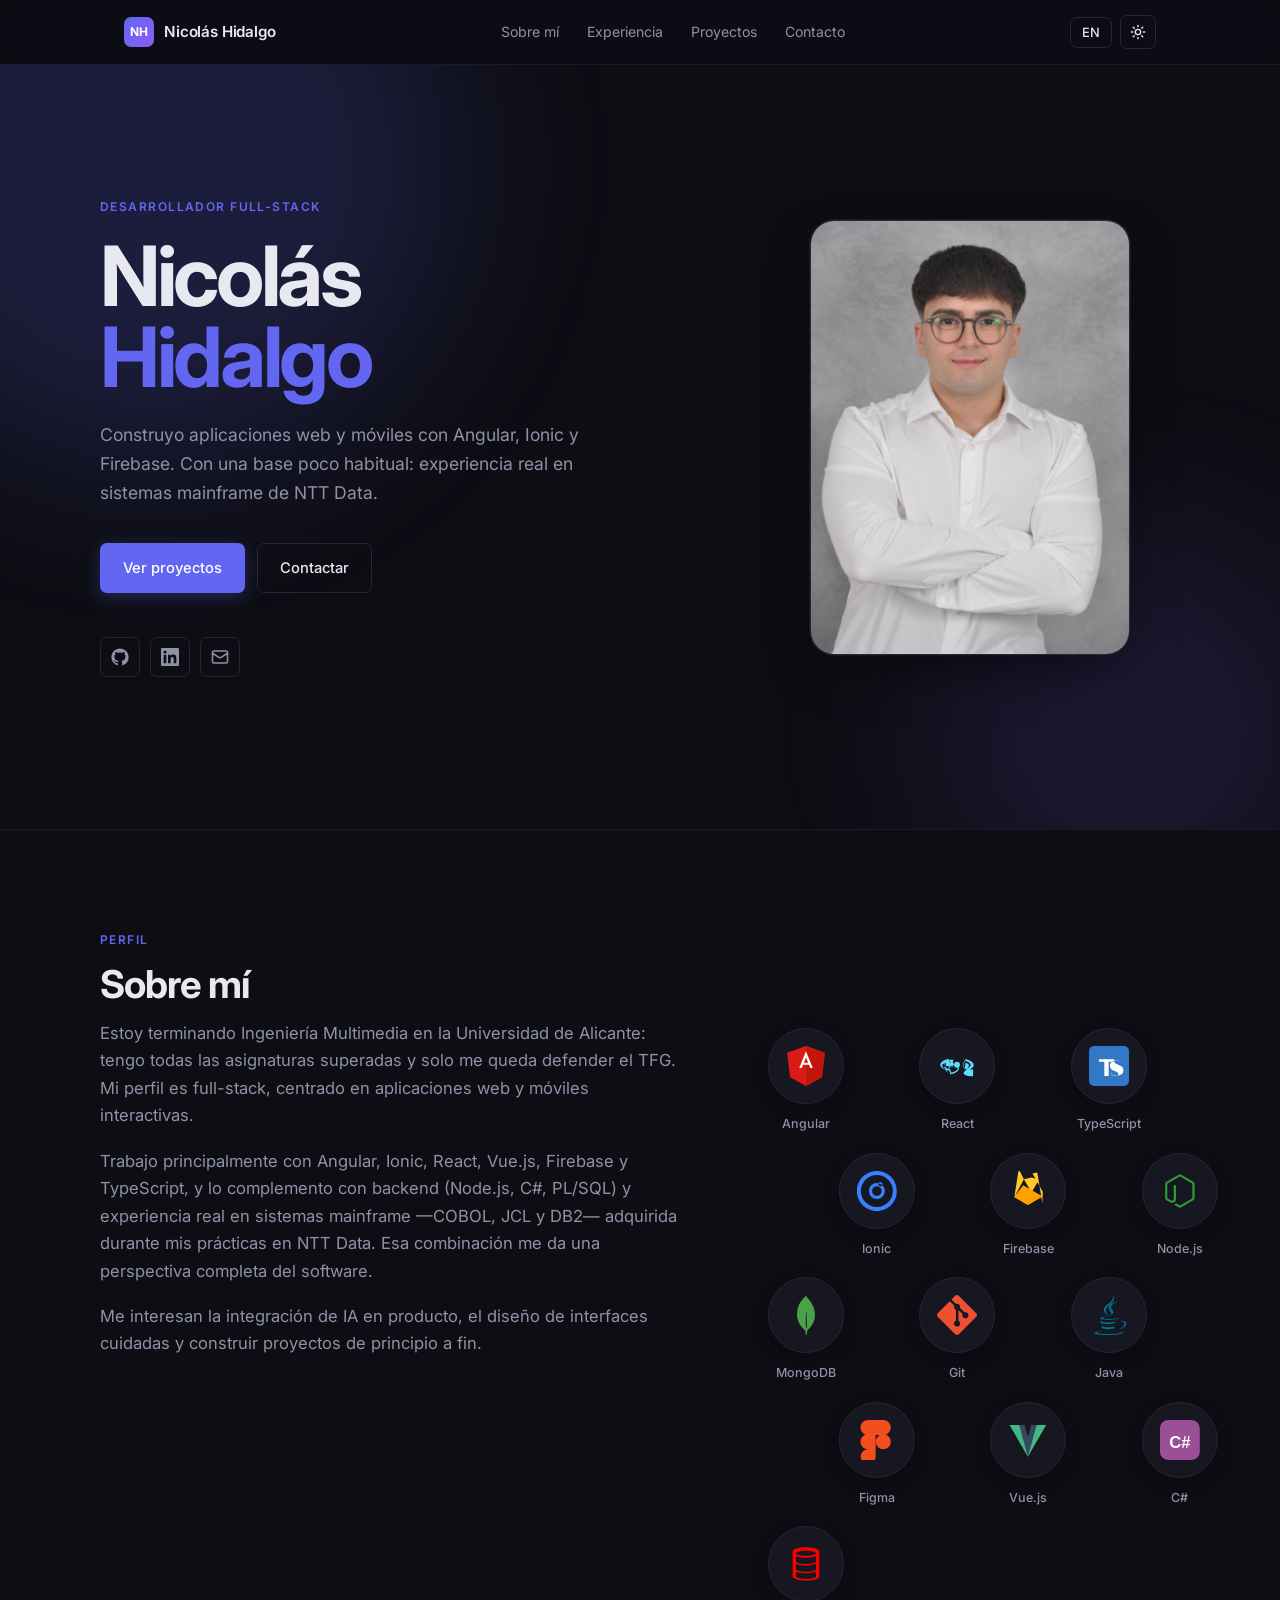
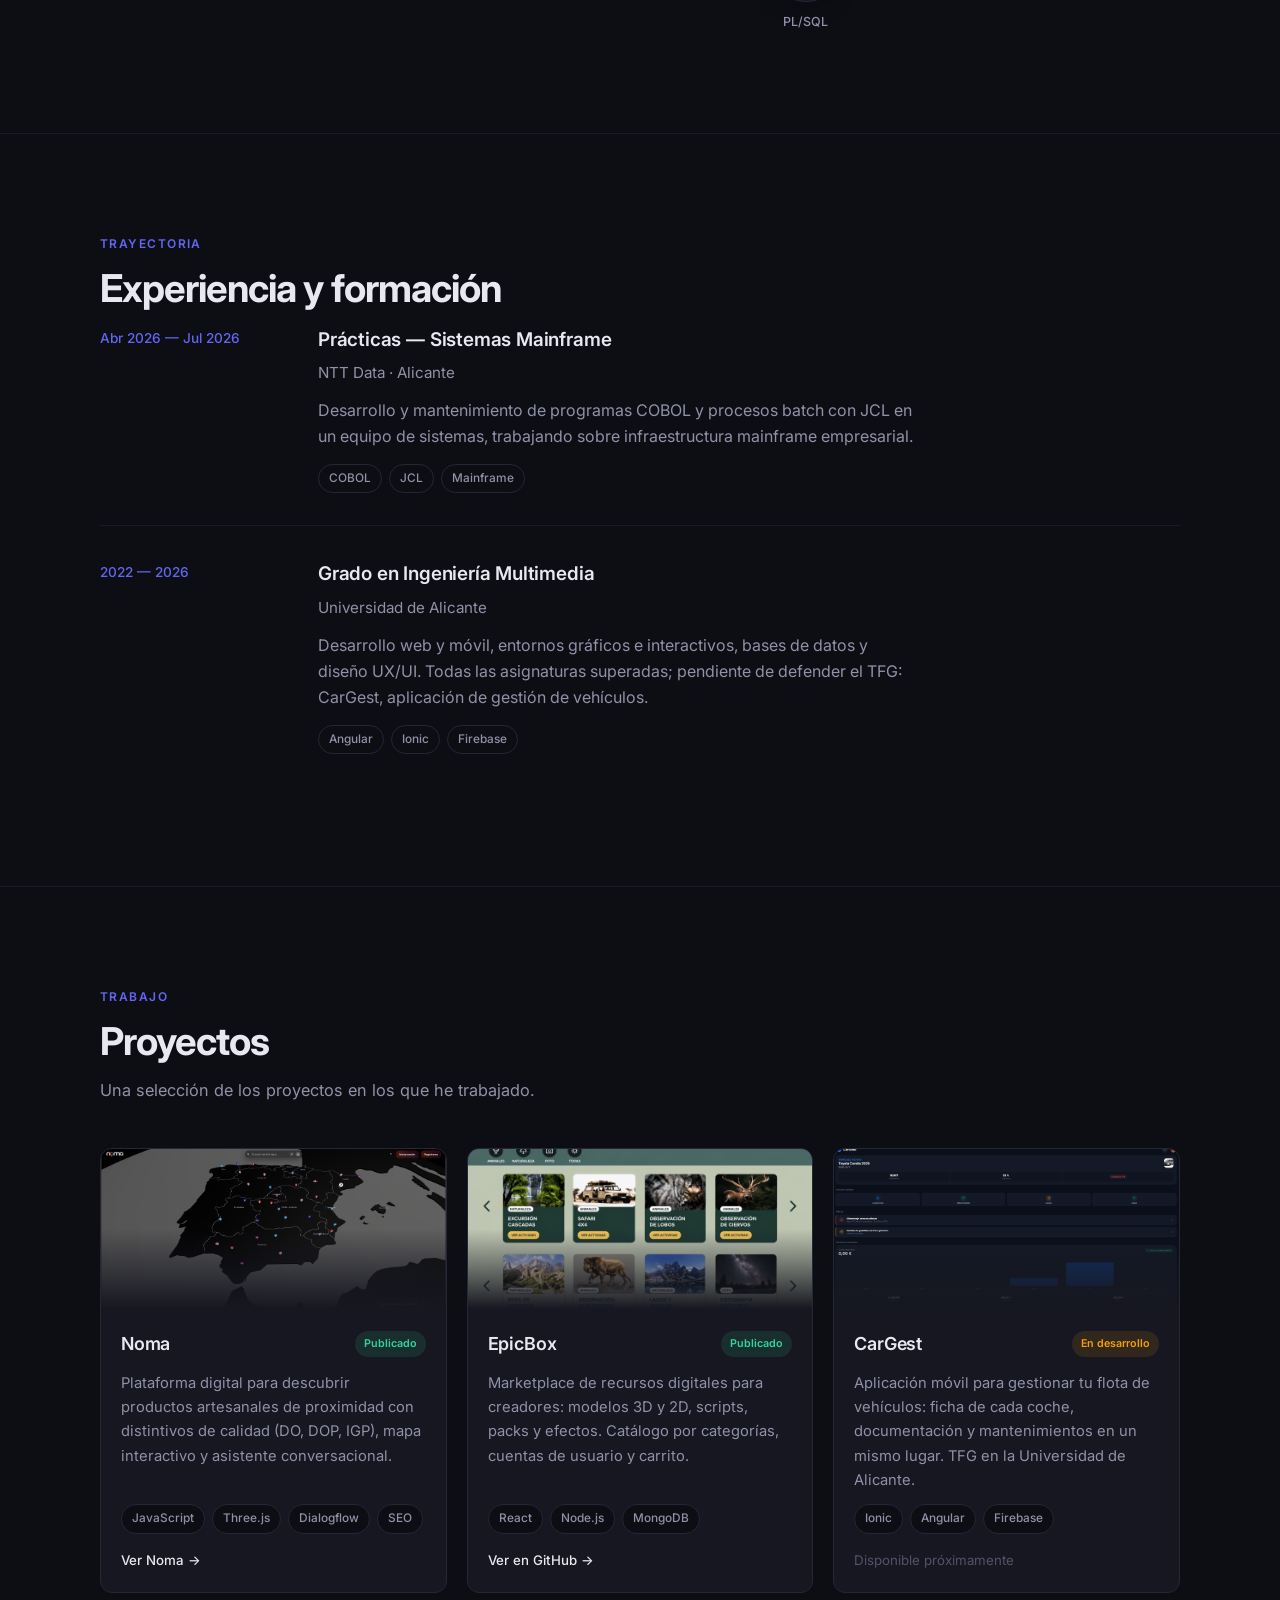
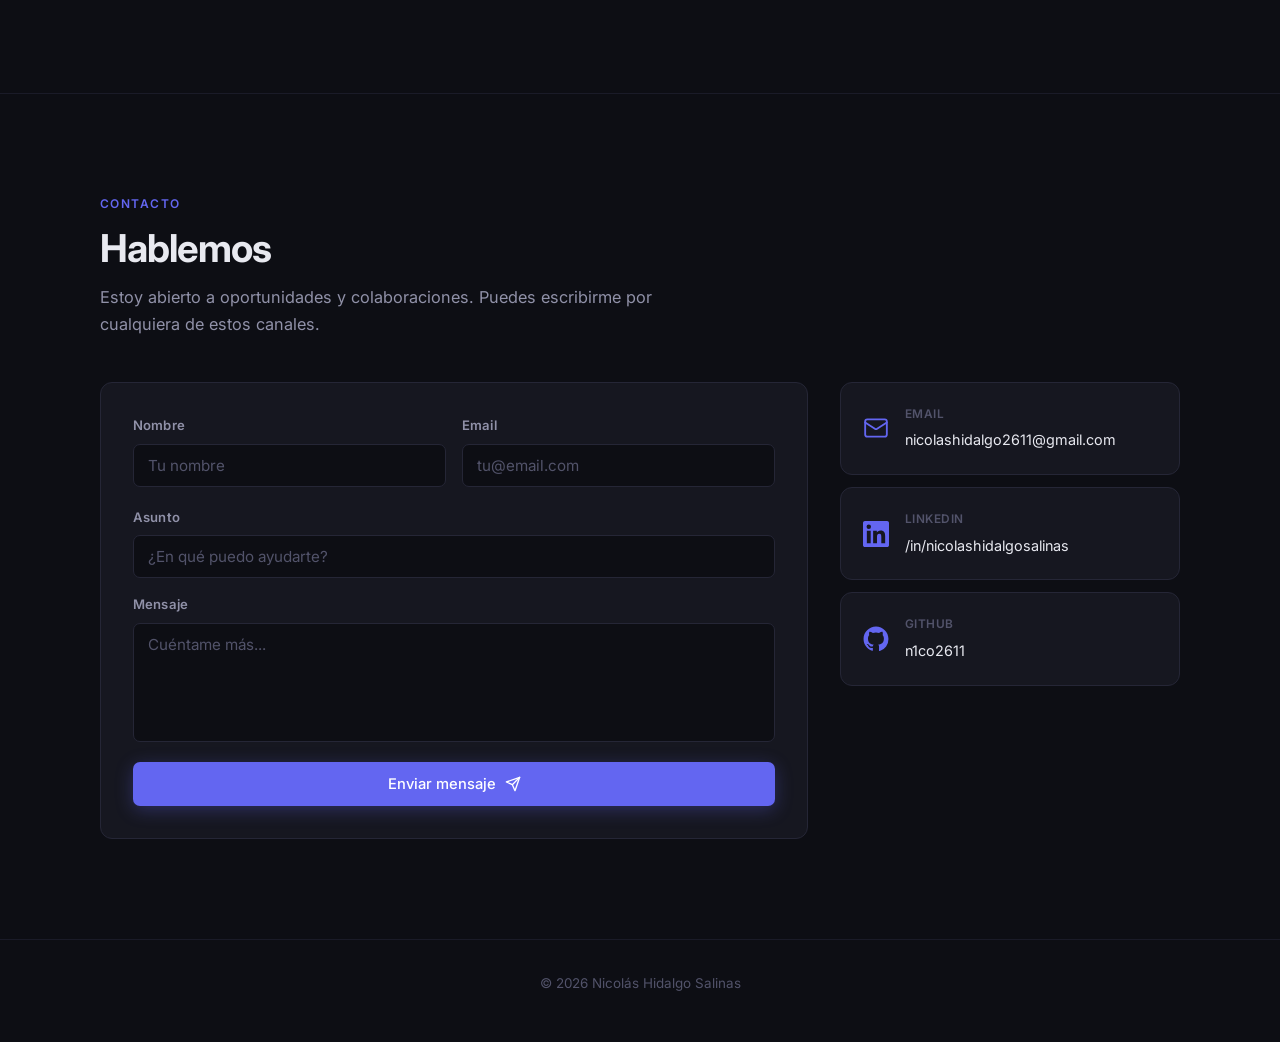
<file: index.html>
<!DOCTYPE html>
<html lang="es" data-theme="dark">
<head>
<meta charset="UTF-8">
<meta name="viewport" content="width=device-width, initial-scale=1.0">
<title>Nicolás Hidalgo — Desarrollador Full-Stack</title>
<meta name="description" content="Portfolio de Nicolás Hidalgo Salinas, desarrollador full-stack. Angular, Ionic, Firebase, TypeScript y sistemas mainframe.">
<link rel="preconnect" href="https://fonts.googleapis.com">
<link rel="preconnect" href="https://fonts.gstatic.com" crossorigin>
<link href="https://fonts.googleapis.com/css2?family=Inter:ital,opsz,wght@0,14..32,400;0,14..32,500;0,14..32,600;0,14..32,700;1,14..32,400&display=swap" rel="stylesheet">
<link rel="stylesheet" href="styles.css">
<link rel="icon" type="image/svg+xml" href="data:image/svg+xml,%3Csvg xmlns='http://www.w3.org/2000/svg' viewBox='0 0 32 32'%3E%3Crect width='32' height='32' rx='8' fill='%2318181b'/%3E%3Ctext x='16' y='22' font-family='Inter,sans-serif' font-size='14' font-weight='700' fill='%23fafafa' text-anchor='middle'%3ENH%3C/text%3E%3C/svg%3E">
</head>
<body>

<a class="skip-link" href="#main">Saltar al contenido</a>

<header class="nav" id="nav">
  <div class="nav-inner">
    <a href="#top" class="nav-logo" aria-label="Inicio">
      <span class="nav-mono">NH</span>
      <span class="nav-name">Nicolás Hidalgo</span>
    </a>
    <nav class="nav-links" aria-label="Navegación principal">
      <a href="#about" data-i18n="nav.about">Sobre mí</a>
      <a href="#experience" data-i18n="nav.experience">Experiencia</a>
      <a href="#projects" data-i18n="nav.projects">Proyectos</a>
      <!-- CERTIFICADOS: descomenta esta línea cuando publiques el primero -->
      <!-- <a href="#certificates" data-i18n="nav.certificates">Certificados</a> -->
      <a href="#contact" data-i18n="nav.contact">Contacto</a>
    </nav>
    <div class="nav-controls">
      <button id="lang-toggle" class="ctrl-btn" type="button" aria-label="Cambiar idioma"><span data-lang-label>EN</span></button>
      <button id="theme-toggle" class="ctrl-btn icon-btn" type="button" aria-label="Cambiar tema">
        <svg class="icon-sun" viewBox="0 0 24 24" fill="none" stroke="currentColor" stroke-width="2" stroke-linecap="round"><circle cx="12" cy="12" r="4"/><path d="M12 2v2M12 20v2M4.93 4.93l1.41 1.41M17.66 17.66l1.41 1.41M2 12h2M20 12h2M4.93 19.07l1.41-1.41M17.66 6.34l1.41-1.41"/></svg>
        <svg class="icon-moon" viewBox="0 0 24 24" fill="none" stroke="currentColor" stroke-width="2" stroke-linecap="round" stroke-linejoin="round"><path d="M21 12.79A9 9 0 1 1 11.21 3 7 7 0 0 0 21 12.79z"/></svg>
      </button>
      <button id="nav-toggle" class="ctrl-btn icon-btn nav-burger" type="button" aria-label="Abrir menú" aria-expanded="false">
        <svg viewBox="0 0 24 24" fill="none" stroke="currentColor" stroke-width="2" stroke-linecap="round"><path d="M3 6h18M3 12h18M3 18h18"/></svg>
      </button>
    </div>
  </div>
  <nav class="nav-links-mobile" id="nav-links-mobile" aria-label="Navegación móvil">
    <a href="#about" data-i18n="nav.about">Sobre mí</a>
    <a href="#experience" data-i18n="nav.experience">Experiencia</a>
    <a href="#projects" data-i18n="nav.projects">Proyectos</a>
    <!-- CERTIFICADOS: descomenta esta línea cuando publiques el primero -->
    <!-- <a href="#certificates" data-i18n="nav.certificates">Certificados</a> -->
    <a href="#contact" data-i18n="nav.contact">Contacto</a>
  </nav>
</header>

<main id="main">

  <!-- HERO -->
  <section class="hero" id="top">
    <div class="hero-inner">
      <div class="hero-text animate-hero-text">
        <p class="eyebrow hero-eyebrow" data-i18n="hero.eyebrow">Desarrollador Full-Stack</p>
        <h1 class="hero-title">Nicolás<br><span class="hero-title-accent">Hidalgo</span></h1>
        <p class="hero-tagline" data-i18n="hero.tagline">Construyo aplicaciones web y móviles con Angular, Ionic y Firebase. Con una base poco habitual, experiencia real en sistemas mainframe de NTT Data.</p>
        <div class="hero-actions">
          <a href="#projects" class="btn btn-primary" data-i18n="hero.cta_projects">Ver proyectos</a>
          <a href="#contact" class="btn btn-outline" data-i18n="hero.cta_contact">Contactar</a>
        </div>
        <div class="hero-socials">
          <a href="https://github.com/n1co2611" target="_blank" rel="noopener noreferrer" aria-label="GitHub">
            <svg viewBox="0 0 24 24" fill="currentColor"><path d="M12 .5C5.65.5.5 5.65.5 12c0 5.09 3.29 9.4 7.86 10.93.57.1.78-.25.78-.55 0-.27-.01-1.17-.02-2.12-3.2.7-3.88-1.35-3.88-1.35-.52-1.33-1.28-1.68-1.28-1.68-1.04-.71.08-.7.08-.7 1.15.08 1.76 1.18 1.76 1.18 1.02 1.75 2.68 1.25 3.33.95.1-.74.4-1.25.72-1.53-2.55-.29-5.23-1.28-5.23-5.7 0-1.26.45-2.29 1.18-3.1-.12-.29-.51-1.46.11-3.04 0 0 .96-.31 3.16 1.18a10.9 10.9 0 0 1 5.75 0c2.2-1.49 3.16-1.18 3.16-1.18.62 1.58.23 2.75.11 3.04.74.81 1.18 1.84 1.18 3.1 0 4.43-2.69 5.41-5.25 5.69.41.36.78 1.08.78 2.17 0 1.57-.01 2.83-.01 3.22 0 .3.21.66.79.55A11.5 11.5 0 0 0 23.5 12C23.5 5.65 18.35.5 12 .5Z"/></svg>
          </a>
          <a href="https://www.linkedin.com/in/nicolashidalgosalinas" target="_blank" rel="noopener noreferrer" aria-label="LinkedIn">
            <svg viewBox="0 0 24 24" fill="currentColor"><path d="M20.45 20.45h-3.55v-5.57c0-1.33-.02-3.03-1.85-3.03-1.85 0-2.14 1.44-2.14 2.94v5.66H9.36V9h3.41v1.56h.05c.48-.9 1.63-1.85 3.36-1.85 3.6 0 4.27 2.37 4.27 5.45v6.29ZM5.34 7.43a2.06 2.06 0 1 1 0-4.12 2.06 2.06 0 0 1 0 4.12ZM7.11 20.45H3.56V9h3.55v11.45ZM22.22 0H1.77C.79 0 0 .77 0 1.73v20.54C0 23.23.79 24 1.77 24h20.45c.98 0 1.78-.77 1.78-1.73V1.73C24 .77 23.2 0 22.22 0Z"/></svg>
          </a>
          <a href="#contact" aria-label="Contacto">
            <svg viewBox="0 0 24 24" fill="none" stroke="currentColor" stroke-width="2" stroke-linecap="round" stroke-linejoin="round"><rect x="2" y="4" width="20" height="16" rx="2"/><path d="m22 7-8.97 5.7a1.94 1.94 0 0 1-2.06 0L2 7"/></svg>
          </a>
        </div>
      </div>

      <div class="hero-photo animate-hero-photo">
        <div class="photo-frame">
          <img src="img/perfil.png" alt="Nicolás Hidalgo">
        </div>
      </div>
    </div>
  </section>

  <!-- ABOUT -->
  <section class="section" id="about">
    <div class="section-inner">
      <p class="eyebrow reveal" data-i18n="about.eyebrow">Perfil</p>
      <h2 class="section-title reveal" data-i18n="about.title">Sobre mí</h2>
      <div class="about-grid">
        <div class="about-copy reveal">
          <p data-i18n="about.p1">Estoy terminando Ingeniería Multimedia en la Universidad de Alicante, tengo todas las asignaturas superadas y solo me queda defender el TFG. Mi perfil es full-stack, centrado en aplicaciones web y móviles interactivas.</p>
          <p data-i18n="about.p2">Trabajo principalmente con Angular, Ionic, Firebase y TypeScript, y lo complemento con experiencia real en sistemas mainframe COBOL, JCL y DB2 adquirida durante mis prácticas en NTT Data. Esa combinación me da una perspectiva completa del software.</p>
          <p data-i18n="about.p3">Me interesan la integración de IA en producto, el diseño de interfaces cuidadas y construir proyectos de principio a fin. </p>
        </div>
        <div class="hex-grid reveal" aria-label="Tecnologías">
          <div class="hex-item">
            <div class="hex-circle"><svg viewBox="0 0 24 24" xmlns="http://www.w3.org/2000/svg"><path d="M9.931 12.645h4.138l-2.07-4.908m0-7.737L.68 3.982l1.726 14.771L12 24l9.586-5.243 1.728-14.771z" fill="#dd1b16"/><path d="M12 .0L12 24l9.585-5.243 1.728-14.771z" fill="#c3160a"/><path d="M11.998 3.158L7.952 13.2H9.41l.804-2.008h3.572l.803 2.008h1.457zm.001 3.809l1.32 3.124h-2.64z" fill="#fff"/></svg></div>
            <span>Angular</span>
          </div>
          <div class="hex-item">
            <div class="hex-circle"><svg viewBox="0 0 24 24" xmlns="http://www.w3.org/2000/svg"><circle cx="12" cy="11.245" r="1.785" fill="#61dafb"/><path d="M7.002 14.794l-.395-.101c-2.934-.741-4.607-2.017-4.607-3.447s1.673-2.706 4.607-3.447l.395-.101.111.391a28.958 28.958 0 0 0 1.136 3.057 28.964 28.964 0 0 0-1.136 3.057l-.111.391zm.577-6.09c-2.341.623-3.761 1.617-3.761 2.642s1.42 2.019 3.761 2.642a29.742 29.742 0 0 1 1.023-2.642 29.742 29.742 0 0 1-1.023-2.642zm9.419 6.09l-.111-.391a28.964 28.964 0 0 0-1.136-3.057 28.958 28.958 0 0 0 1.136-3.057l.111-.391.395.101c2.934.741 4.607 2.017 4.607 3.447s-1.673 2.706-4.607 3.447l-.395.101zm-.577-6.09a29.742 29.742 0 0 1-1.023 2.642 29.742 29.742 0 0 1 1.023 2.642c2.341-.623 3.761-1.617 3.761-2.642s-1.42-2.019-3.761-2.642zm-9.997 7.439l-.274-.333c-1.832-2.226-2.637-4.316-2.189-5.629.448-1.313 2.411-2.027 5.327-1.968l.407.009-.034.407a29.065 29.065 0 0 0 0 3.24l.034.407-.407.009c-2.916.059-4.879-.655-5.327-1.968l.463-.142zm.736-6.43c-2.328.126-3.766.84-4.004 1.556-.238.715.575 2.21 2.338 3.688a30.39 30.39 0 0 1 .073-2.55 30.39 30.39 0 0 1-.407-2.694zm9.258 6.43l-.463-.142c.448-1.313 2.411-2.027 5.327-1.968l.407.009-.034.407c.023.537.035 1.08.035 1.62s-.012 1.083-.035 1.62l-.034.407-.407.009c-2.916.059-4.879-.655-5.327-1.968zm.736-6.43a30.39 30.39 0 0 1-.407 2.694 30.39 30.39 0 0 1 .073 2.55c1.763-1.478 2.576-2.973 2.338-3.688-.238-.716-1.676-1.43-4.004-1.556zM8.098 16.85l-.111-.391a28.964 28.964 0 0 1-1.136-3.057 28.958 28.958 0 0 1 1.136-3.057l.111-.391.395.101c2.934.741 4.607 2.017 4.607 3.447s-1.673 2.706-4.607 3.447l-.395.101zm.577-6.09a29.742 29.742 0 0 0-1.023 2.642A29.742 29.742 0 0 0 8.675 16.044c2.341-.623 3.761-1.617 3.761-2.642s-1.42-2.019-3.761-2.642z" fill="#61dafb"/></svg></div>
            <span>React</span>
          </div>
          <div class="hex-item">
            <div class="hex-circle"><svg viewBox="0 0 24 24" xmlns="http://www.w3.org/2000/svg"><rect width="24" height="24" rx="3" fill="#3178c6"/><path d="M13.5 15.5v1.6c.4.2.9.4 1.4.5.6.1 1.1.2 1.7.2.6 0 1.1-.1 1.6-.2.5-.1.9-.3 1.3-.6.4-.3.6-.6.8-1 .2-.4.3-.9.3-1.5 0-.4-.1-.8-.2-1.1-.1-.3-.3-.6-.6-.9-.3-.3-.6-.5-1-.7-.4-.2-.8-.4-1.3-.6-.4-.1-.7-.3-1-.4-.3-.1-.5-.3-.7-.4-.2-.1-.3-.3-.4-.4-.1-.2-.1-.3-.1-.5 0-.2 0-.3.1-.5.1-.1.2-.3.3-.3.1-.1.3-.2.5-.2.2-.1.4-.1.6-.1.2 0 .4 0 .6.1.2 0 .4.1.6.2.2.1.4.2.5.3.2.1.3.2.4.3V9.1c-.3-.2-.7-.3-1.1-.4-.4-.1-.9-.1-1.4-.1-.6 0-1.1.1-1.5.2-.5.1-.9.3-1.2.6-.3.3-.6.6-.8 1-.2.4-.3.9-.3 1.4 0 .7.2 1.3.6 1.8.4.5 1 .9 1.8 1.2.4.2.8.3 1.1.5.3.1.6.3.8.4.2.2.4.3.5.5.1.2.2.4.2.6 0 .2 0 .4-.1.5-.1.2-.2.3-.4.4-.2.1-.3.2-.6.2-.2.1-.4.1-.7.1-.5 0-1-.1-1.5-.3-.4-.3-.8-.5-1.1-.8zm-4.3-6.1H6V7.9h9v1.5h-3.2V18h-2.6z" fill="#fff"/></svg></div>
            <span>TypeScript</span>
          </div>
          <div class="hex-item">
            <div class="hex-circle"><svg viewBox="0 0 24 24" xmlns="http://www.w3.org/2000/svg"><path d="M12 0C5.372 0 0 5.372 0 12s5.372 12 12 12 12-5.372 12-12S18.628 0 12 0zm0 21.6A9.6 9.6 0 1 1 12 2.4a9.6 9.6 0 0 1 0 19.2zm3.43-13.693a1.257 1.257 0 1 1-2.514 0 1.257 1.257 0 0 1 2.514 0zM12 7.2a4.8 4.8 0 1 0 0 9.6 4.8 4.8 0 0 0 0-9.6zm0 7.68a2.88 2.88 0 1 1 0-5.76 2.88 2.88 0 0 1 0 5.76z" fill="#3880ff"/></svg></div>
            <span>Ionic</span>
          </div>
          <div class="hex-item">
            <div class="hex-circle"><svg viewBox="0 0 24 24" xmlns="http://www.w3.org/2000/svg"><path d="M3.89 15.672L6.255.461A.542.542 0 0 1 7.27.289L9.613 4.9 3.89 15.672zm16.794 3.692l-2.972-18.15a.54.54 0 0 0-.27-.288.534.534 0 0 0-.38-.044l-2.3.604 6.185 10.898-.263 6.98zM3.89 15.672l7.302 4.213a1.56 1.56 0 0 0 1.524 0l7.968-4.594-11.49-6.577zm10.306-11.77L9.613 4.9l4.583 8.072 4.414-7.784z" fill="#ffca28"/><path d="M3.89 15.672l7.302 4.213a1.56 1.56 0 0 0 1.524 0l7.968-4.594-11.49-6.577z" fill="#ffa000"/></svg></div>
            <span>Firebase</span>
          </div>
          <div class="hex-item">
            <div class="hex-circle"><svg viewBox="0 0 24 24" xmlns="http://www.w3.org/2000/svg"><path d="M12 21.985c-.275 0-.532-.074-.772-.202l-2.439-1.448c-.365-.203-.182-.277-.072-.314.496-.165.588-.201 1.101-.493.056-.027.129-.015.185.016l1.87 1.108c.073.036.166.036.228 0l7.285-4.207c.073-.036.118-.11.118-.191V7.768c0-.083-.045-.155-.12-.194l-7.283-4.202a.214.214 0 0 0-.227 0L4.59 7.574c-.073.04-.12.113-.12.194v8.408c0 .083.047.154.12.194l1.994 1.152c1.084.541 1.748-.096 1.748-.735V8.733c0-.12.093-.214.214-.214h.922c.118 0 .213.094.213.214v8.054c0 1.435-.785 2.271-2.147 2.271-.421 0-.75 0-1.677-.453l-1.911-1.099A1.54 1.54 0 0 1 3.18 16.18V7.768c0-.554.295-1.066.772-1.344l7.285-4.21a1.592 1.592 0 0 1 1.539 0l7.285 4.21c.478.278.772.79.772 1.344v8.412c0 .554-.294 1.064-.772 1.342l-7.285 4.21a1.524 1.524 0 0 1-.776.253z" fill="#339933"/></svg></div>
            <span>Node.js</span>
          </div>
          <div class="hex-item">
            <div class="hex-circle"><svg viewBox="0 0 24 24" xmlns="http://www.w3.org/2000/svg"><path d="M17.193 9.555c-1.264-5.58-4.252-7.414-4.573-8.115-.28-.394-.53-.954-.735-1.44-.036.495-.055.685-.523 1.184-.723.566-4.438 3.682-4.74 10.02-.282 5.912 4.27 9.435 4.888 9.884l.07.05A73.49 73.49 0 0 1 11.91 24h.481c.114-1.032.284-2.056.51-3.07.417-.296.604-.463.85-.693a11.342 11.342 0 0 0 3.639-8.464c.01-.814-.103-1.662-.197-2.218zm-5.336 8.195s0-8.291.275-8.29c.213 0 .49 10.695.49 10.695-.381-.045-.765-1.76-.765-2.405z" fill="#47a248"/></svg></div>
            <span>MongoDB</span>
          </div>
          <div class="hex-item">
            <div class="hex-circle"><svg viewBox="0 0 24 24" xmlns="http://www.w3.org/2000/svg"><path d="M23.546 10.93L13.067.452c-.604-.603-1.582-.603-2.188 0L8.708 2.627l2.76 2.76c.645-.215 1.379-.07 1.889.441.516.515.658 1.258.438 1.9l2.658 2.66c.645-.223 1.387-.078 1.9.435.721.72.721 1.884 0 2.604-.719.719-1.881.719-2.6 0-.539-.541-.674-1.337-.404-1.996L12.86 8.955v6.525c.176.086.342.203.488.348.713.721.713 1.883 0 2.6-.719.721-1.889.721-2.609 0-.719-.719-.719-1.879 0-2.598.182-.18.387-.316.605-.406V8.835c-.217-.091-.424-.222-.605-.406-.545-.547-.676-1.342-.396-2.009L7.636 3.7.45 10.881c-.6.605-.6 1.584 0 2.189l10.48 10.477c.604.604 1.582.604 2.186 0l10.43-10.43c.605-.603.605-1.582 0-2.187" fill="#f05032"/></svg></div>
            <span>Git</span>
          </div>
          <div class="hex-item">
            <div class="hex-circle"><svg viewBox="0 0 24 24" xmlns="http://www.w3.org/2000/svg"><path d="M8.851 18.56s-.917.534.653.714c1.902.218 2.874.187 4.969-.211 0 0 .552.346 1.321.646-4.699 2.013-10.633-.118-6.943-1.149zm-.745-3.137s-1.028.761.542.924c2.032.209 3.636.227 6.413-.308 0 0 .384.389.987.602-5.679 1.661-12.007.13-7.942-1.218zm4.84-5.228c1.158 1.333-.304 2.533-.304 2.533s2.939-1.518 1.589-3.418c-1.261-1.772-2.228-2.652 3.007-5.688 0-.001-8.216 2.051-4.292 6.573zm6.538 11.56s.679.559-.747.991c-2.712.822-11.288 1.069-13.669.033-.856-.373.75-.89 1.254-.998.527-.114.828-.093.828-.093-.953-.671-6.156 1.317-2.643 1.887 9.58 1.553 17.462-.7 14.977-1.82zm-8.693-8.894s-4.362 1.036-1.544 1.412c1.189.159 3.561.123 5.77-.062 1.806-.152 3.618-.477 3.618-.477s-.637.272-1.098.587c-4.429 1.165-12.986.623-10.522-.568 2.082-1.006 3.776-.892 3.776-.892zm7.824 7.374c4.503-2.34 2.421-4.589.968-4.285-.355.074-.515.138-.515.138s.132-.207.385-.297c2.875-1.011 5.086 2.981-.928 4.562 0-.001.07-.062.09-.118zM14.401 0s2.494 2.494-2.365 6.33c-3.896 3.077-.888 4.832-.001 6.836-2.274-2.053-3.943-3.858-2.824-5.543 1.646-2.469 6.209-3.666 5.19-7.623zm-4.667 23.924c4.322.277 10.959-.153 11.116-2.198 0 0-.302.775-3.572 1.391-3.688.694-8.239.613-10.937.168 0-.001.553.457 3.393.639z" fill="#007396"/></svg></div>
            <span>Java</span>
          </div>
          <div class="hex-item">
            <div class="hex-circle"><svg viewBox="0 0 24 24" xmlns="http://www.w3.org/2000/svg"><path d="M15.852 8.981h-4.588V0h4.588c2.476 0 4.49 2.014 4.49 4.49s-2.014 4.491-4.49 4.491zm-4.588 0H6.676c-2.476 0-4.49-2.014-4.49-4.49S4.2 0 6.676 0h4.588v8.981zm0 8.518H6.676c-2.476 0-4.49-2.015-4.49-4.491S4.2 8.517 6.676 8.517h4.588v8.982zm4.588.001c-2.476 0-4.49-2.015-4.49-4.491s2.014-4.491 4.49-4.491 4.49 2.015 4.49 4.491-2.014 4.491-4.49 4.491zm-4.589 4.489c0 2.476-2.014 4.49-4.489 4.49-2.476 0-4.49-2.014-4.49-4.49s2.014-4.49 4.49-4.49h4.489v4.49z" fill="#f24e1e"/></svg></div>
            <span>Figma</span>
          </div>
          <div class="hex-item">
            <div class="hex-circle"><svg viewBox="0 0 24 24" xmlns="http://www.w3.org/2000/svg"><path d="M12 22 1 3h6.5L12 10.5 16.5 3H23z" fill="#41B883"/><path d="M12 22 6.75 3h3.25L12 10.5 14 3h3.25z" fill="#35495E"/></svg></div>
            <span>Vue.js</span>
          </div>
          <div class="hex-item">
            <div class="hex-circle"><svg viewBox="0 0 24 24" xmlns="http://www.w3.org/2000/svg"><rect width="24" height="24" rx="5" fill="#9B4F96"/><text x="12" y="16.5" font-family="Arial, sans-serif" font-size="10" font-weight="700" fill="#fff" text-anchor="middle">C#</text></svg></div>
            <span>C#</span>
          </div>
          <div class="hex-item">
            <div class="hex-circle"><svg viewBox="0 0 24 24" xmlns="http://www.w3.org/2000/svg"><path d="M12 2C7.58 2 4 3.12 4 4.5v15C4 20.88 7.58 22 12 22s8-1.12 8-2.5v-15C20 3.12 16.42 2 12 2zm0 2c3.87 0 6 .93 6 1.5S15.87 7 12 7 6 6.07 6 5.5 8.13 4 12 4zM6 7.35c1.36.51 3.53.9 6 .9s4.64-.39 6-.9v3.15c0 .57-2.13 1.5-6 1.5s-6-.93-6-1.5V7.35zm0 4.65c1.36.51 3.53.9 6 .9s4.64-.39 6-.9v3.15c0 .57-2.13 1.5-6 1.5s-6-.93-6-1.5V12zm0 4.65c1.36.51 3.53.9 6 .9s4.64-.39 6-.9v2.85c0 .57-2.13 1.5-6 1.5s-6-.93-6-1.5v-2.85z" fill="#F80000"/></svg></div>
            <span>PL/SQL</span>
          </div>
                </div>
      </div>
    </div>
  </section>

  <!-- EXPERIENCE -->
  <section class="section" id="experience">
    <div class="section-inner">
      <p class="eyebrow reveal" data-i18n="exp.eyebrow">Trayectoria</p>
      <h2 class="section-title reveal" data-i18n="exp.title">Experiencia y formación</h2>
      <div class="exp-list">
        <article class="exp-item reveal">
          <div class="exp-date" data-i18n="exp.ntt.date">Abr 2026 — Jul 2026</div>
          <div class="exp-body">
            <h3 class="exp-role" data-i18n="exp.ntt.role">Prácticas — Sistemas Mainframe</h3>
            <p class="exp-org">NTT Data · Alicante</p>
            <p class="exp-desc" data-i18n="exp.ntt.desc">Desarrollo y mantenimiento de programas COBOL y procesos batch con JCL en un equipo de sistemas, trabajando sobre infraestructura mainframe empresarial.</p>
            <div class="tags tags-sm"><span class="tag">COBOL</span><span class="tag">JCL</span><span class="tag">Mainframe</span></div>
          </div>
        </article>
        <article class="exp-item reveal">
          <div class="exp-date" data-i18n="exp.uni.date">2022 — 2026</div>
          <div class="exp-body">
            <h3 class="exp-role" data-i18n="exp.uni.role">Grado en Ingeniería Multimedia</h3>
            <p class="exp-org">Universidad de Alicante</p>
            <p class="exp-desc" data-i18n="exp.uni.desc">Desarrollo web y móvil, entornos gráficos e interactivos, bases de datos y diseño UX/UI. Todas las asignaturas superadas; pendiente de defender el TFG: CarGest, aplicación de gestión de vehículos.</p>
            <div class="tags tags-sm"><span class="tag">Angular</span><span class="tag">Ionic</span><span class="tag">Firebase</span></div>
          </div>
        </article>
      </div>
    </div>
  </section>

  <!-- PROJECTS -->
  <section class="section" id="projects">
    <div class="section-inner">
      <p class="eyebrow reveal" data-i18n="proj.eyebrow">Trabajo</p>
      <h2 class="section-title reveal" data-i18n="proj.title">Proyectos</h2>
      <p class="section-subtitle reveal" data-i18n="proj.subtitle">Una selección de los proyectos en los que he trabajado.</p>
      <div class="project-grid">

        <article class="project-card reveal">
          <div class="project-img project-img-noma">
            <img src="img/noma.png" alt="Noma">
          </div>
          <div class="project-card-body">
            <div class="project-card-head"><h3>Noma</h3><span class="status-pill status-live" data-i18n="proj.status.live">Publicado</span></div>
            <p data-i18n="proj.noma.desc">Plataforma digital para descubrir productos artesanales de proximidad con distintivos de calidad (DO, DOP, IGP), mapa interactivo y asistente conversacional.</p>
            <div class="tags tags-sm"><span class="tag">JavaScript</span><span class="tag">Three.js</span><span class="tag">Dialogflow</span><span class="tag">SEO</span></div>
            <div class="project-card-links"><a href="https://noma.ovh" target="_blank" rel="noopener noreferrer" data-i18n="proj.link.noma">Ver Noma →</a></div>
          </div>
        </article>

        <article class="project-card reveal">
          <div class="project-img project-img-epicbox">
            <img src="img/epicbox.png" alt="EpicBox">
          </div>
          <div class="project-card-body">
            <div class="project-card-head"><h3>EpicBox</h3><span class="status-pill status-live" data-i18n="proj.status.live">Publicado</span></div>
            <p data-i18n="proj.epicbox.desc">Marketplace de recursos digitales para creadores: modelos 3D y 2D, scripts, packs y efectos. Catálogo por categorías, cuentas de usuario y carrito.</p>
            <div class="tags tags-sm"><span class="tag">React</span><span class="tag">Node.js</span><span class="tag">MongoDB</span></div>
            <div class="project-card-links"><a href="https://github.com/n1co2611/EpicBox" target="_blank" rel="noopener noreferrer" data-i18n="proj.link.github">Ver en GitHub →</a></div>
          </div>
        </article>

        <article class="project-card reveal">
          <div class="project-img project-img-cargest">
            <img src="img/cargest.png" alt="CarGest">
          </div>
          <div class="project-card-body">
            <div class="project-card-head"><h3>CarGest</h3><span class="status-pill status-progress" data-i18n="proj.status.progress">En desarrollo</span></div>
            <p data-i18n="proj.cargest.desc">Aplicación móvil para gestionar tu flota de vehículos: ficha de cada coche, documentación y mantenimientos en un mismo lugar. TFG en la Universidad de Alicante.</p>
            <div class="tags tags-sm"><span class="tag">Ionic</span><span class="tag">Angular</span><span class="tag">Firebase</span></div>
            <div class="project-card-links"><span class="link-disabled" data-i18n="proj.link.soon">Disponible próximamente</span></div>
          </div>
        </article>

      </div>
    </div>
  </section>

  <!-- ============================== CERTIFICATES ==============================
       Oculta hasta que tengas el primer certificado. Para reactivarla:
       1) quita este comentario y el de cierre de abajo
       2) descomenta también los dos enlaces "Certificados" del menú (arriba)
  <section class="section" id="certificates">
    <div class="section-inner">
      <p class="eyebrow reveal" data-i18n="cert.eyebrow">Formación continua</p>
      <h2 class="section-title reveal" data-i18n="cert.title">Certificados</h2>
      <div class="empty-state reveal">
        <div class="empty-icon" aria-hidden="true">
          <svg viewBox="0 0 24 24" fill="none" stroke="currentColor" stroke-width="1.6" stroke-linecap="round" stroke-linejoin="round"><path d="M15.477 12.89 17 22l-5-3-5 3 1.523-9.11"/><circle cx="12" cy="8" r="6"/></svg>
        </div>
        <p class="empty-title" data-i18n="cert.empty.title">Aún no hay certificados publicados</p>
        <p class="empty-desc" data-i18n="cert.empty.desc">Iré añadiendo aquí las certificaciones que complete, como cursos de LinkedIn Learning o mi nivel de inglés.</p>
      </div>
    </div>
  </section>
  -->

  <!-- CONTACT -->
  <section class="section" id="contact">
    <div class="section-inner">
      <p class="eyebrow reveal" data-i18n="contact.eyebrow">Contacto</p>
      <h2 class="section-title reveal" data-i18n="contact.title">Hablemos</h2>
      <p class="section-subtitle reveal" data-i18n="contact.subtitle">Estoy abierto a oportunidades y colaboraciones. Puedes escribirme por cualquiera de estos canales.</p>

      <div class="contact-layout">
        <!-- Formulario -->
        <div class="contact-form-wrap reveal">
          <form id="contact-form" action="https://formspree.io/f/mvzjyprd" method="POST" novalidate>
            <div class="form-row">
              <div class="form-field">
                <label for="contact-name" data-i18n="form.name">Nombre</label>
                <input type="text" id="contact-name" name="name" required autocomplete="name" data-i18n-placeholder="form.name_ph" placeholder="Tu nombre">
              </div>
              <div class="form-field">
                <label for="contact-email" data-i18n="form.email">Email</label>
                <input type="email" id="contact-email" name="email" required autocomplete="email" data-i18n-placeholder="form.email_ph" placeholder="tu@email.com">
              </div>
            </div>
            <div class="form-field">
              <label for="contact-subject" data-i18n="form.subject">Asunto</label>
              <input type="text" id="contact-subject" name="subject" required data-i18n-placeholder="form.subject_ph" placeholder="¿En qué puedo ayudarte?">
            </div>
            <div class="form-field">
              <label for="contact-message" data-i18n="form.message">Mensaje</label>
              <textarea id="contact-message" name="message" rows="5" required data-i18n-placeholder="form.message_ph" placeholder="Cuéntame más..."></textarea>
            </div>
            <button type="submit" class="btn btn-primary btn-submit">
              <span class="btn-label" data-i18n="form.send">Enviar mensaje</span>
              <svg class="btn-icon" viewBox="0 0 24 24" fill="none" stroke="currentColor" stroke-width="2" stroke-linecap="round" stroke-linejoin="round"><path d="M22 2 11 13"/><path d="M22 2 15 22 11 13 2 9l20-7z"/></svg>
            </button>
            <p class="form-success" id="form-success" data-i18n="form.success">¡Mensaje enviado! Te responderé pronto.</p>
            <p class="form-error" id="form-error" data-i18n="form.error">Algo fue mal. Inténtalo de nuevo o escríbeme directamente.</p>
          </form>
        </div>

        <!-- Canales -->
        <div class="contact-side">
          <a class="contact-card reveal" href="mailto:nicolashidalgo2611@gmail.com">
            <svg viewBox="0 0 24 24" fill="none" stroke="currentColor" stroke-width="1.7" stroke-linecap="round" stroke-linejoin="round"><rect x="2" y="4" width="20" height="16" rx="2"/><path d="m22 7-8.97 5.7a1.94 1.94 0 0 1-2.06 0L2 7"/></svg>
            <div><p class="contact-card-label">Email</p><p class="contact-card-value">nicolashidalgo2611@gmail.com</p></div>
          </a>
          <a class="contact-card reveal" href="https://www.linkedin.com/in/nicolashidalgosalinas" target="_blank" rel="noopener noreferrer">
            <svg viewBox="0 0 24 24" fill="currentColor"><path d="M20.45 20.45h-3.55v-5.57c0-1.33-.02-3.03-1.85-3.03-1.85 0-2.14 1.44-2.14 2.94v5.66H9.36V9h3.41v1.56h.05c.48-.9 1.63-1.85 3.36-1.85 3.6 0 4.27 2.37 4.27 5.45v6.29ZM5.34 7.43a2.06 2.06 0 1 1 0-4.12 2.06 2.06 0 0 1 0 4.12ZM7.11 20.45H3.56V9h3.55v11.45ZM22.22 0H1.77C.79 0 0 .77 0 1.73v20.54C0 23.23.79 24 1.77 24h20.45c.98 0 1.78-.77 1.78-1.73V1.73C24 .77 23.2 0 22.22 0Z"/></svg>
            <div><p class="contact-card-label">LinkedIn</p><p class="contact-card-value">/in/nicolashidalgosalinas</p></div>
          </a>
          <a class="contact-card reveal" href="https://github.com/n1co2611" target="_blank" rel="noopener noreferrer">
            <svg viewBox="0 0 24 24" fill="currentColor"><path d="M12 .5C5.65.5.5 5.65.5 12c0 5.09 3.29 9.4 7.86 10.93.57.1.78-.25.78-.55 0-.27-.01-1.17-.02-2.12-3.2.7-3.88-1.35-3.88-1.35-.52-1.33-1.28-1.68-1.28-1.68-1.04-.71.08-.7.08-.7 1.15.08 1.76 1.18 1.76 1.18 1.02 1.75 2.68 1.25 3.33.95.1-.74.4-1.25.72-1.53-2.55-.29-5.23-1.28-5.23-5.7 0-1.26.45-2.29 1.18-3.1-.12-.29-.51-1.46.11-3.04 0 0 .96-.31 3.16 1.18a10.9 10.9 0 0 1 5.75 0c2.2-1.49 3.16-1.18 3.16-1.18.62 1.58.23 2.75.11 3.04.74.81 1.18 1.84 1.18 3.1 0 4.43-2.69 5.41-5.25 5.69.41.36.78 1.08.78 2.17 0 1.57-.01 2.83-.01 3.22 0 .3.21.66.79.55A11.5 11.5 0 0 0 23.5 12C23.5 5.65 18.35.5 12 .5Z"/></svg>
            <div><p class="contact-card-label">GitHub</p><p class="contact-card-value">n1co2611</p></div>
          </a>
        </div>
      </div>
    </div>
  </section>

</main>

<footer class="footer">
  <p>© <span id="year"></span> Nicolás Hidalgo Salinas</p>
</footer>

<script src="script.js"></script>
</body>
</html>
</file>
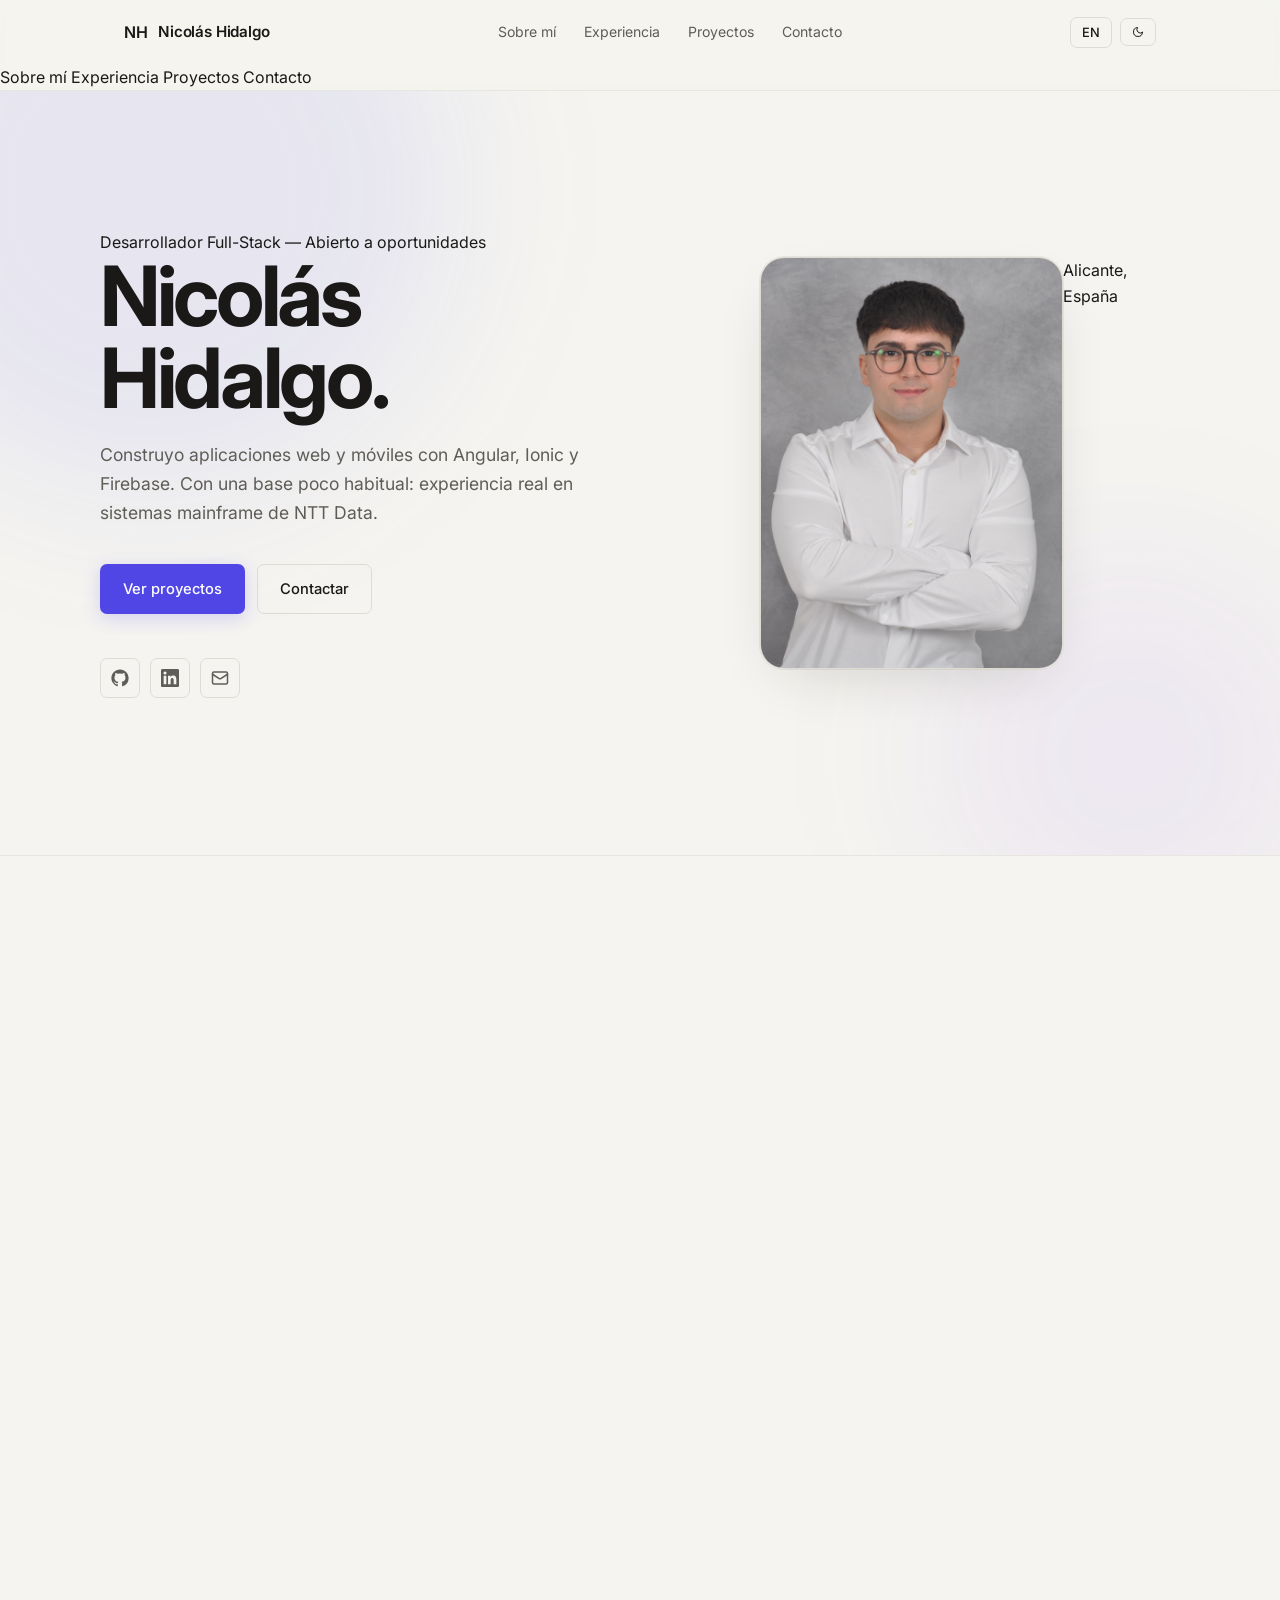
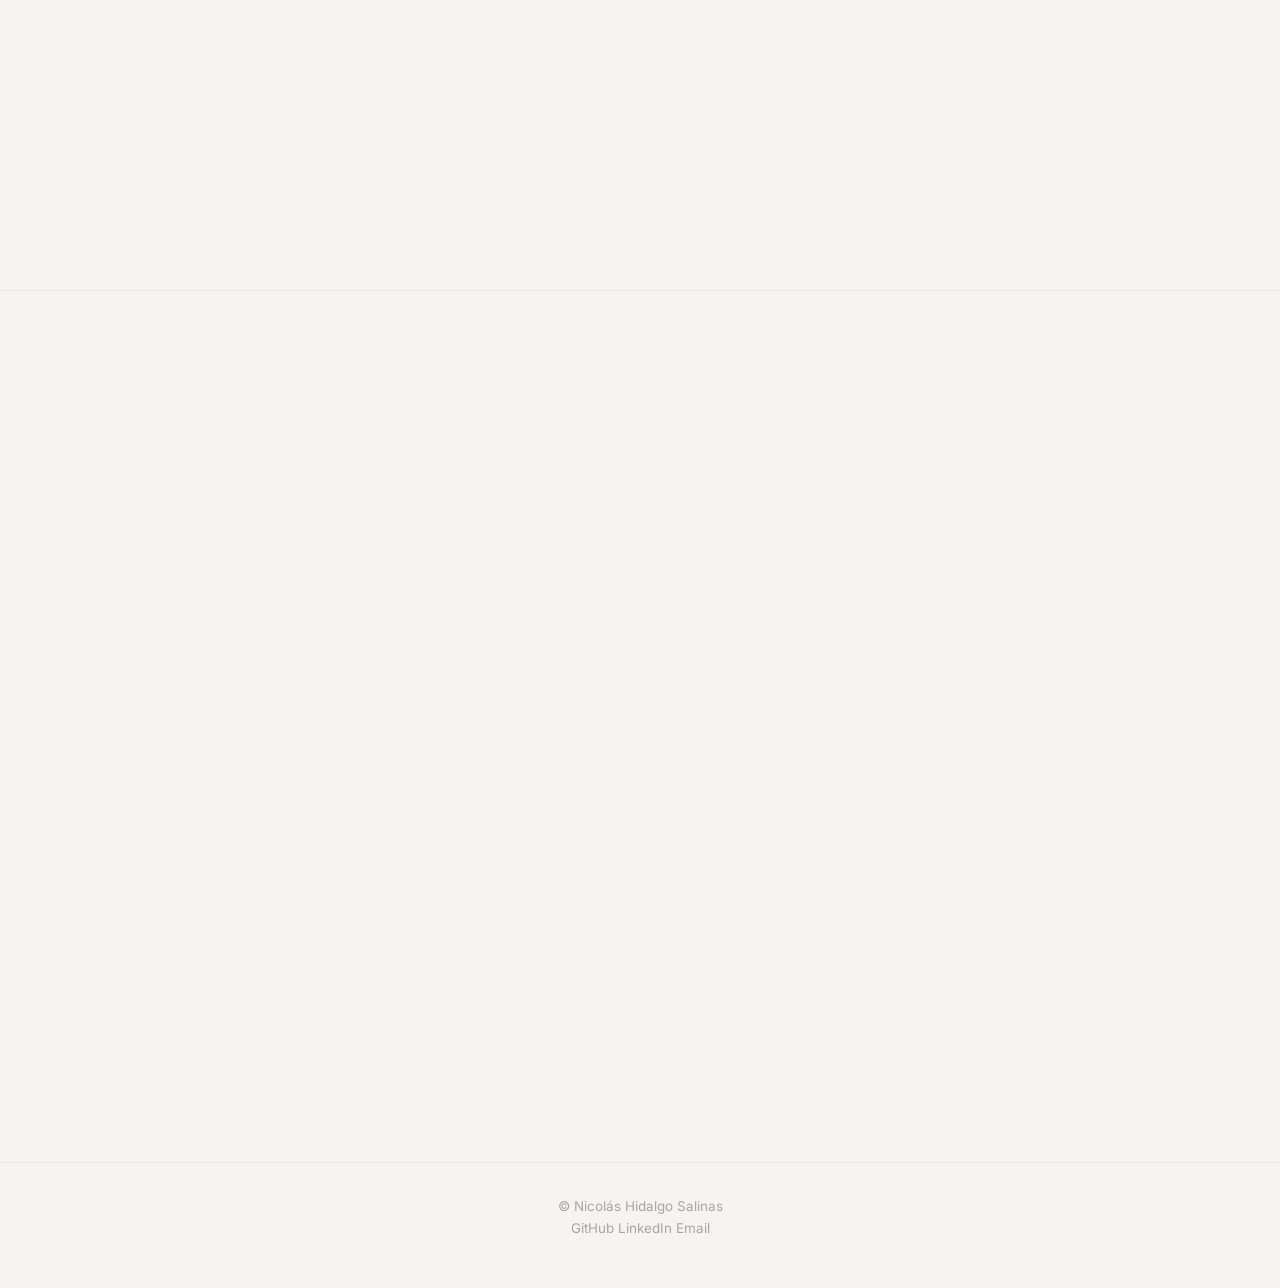
<file: index (4).html>
<!DOCTYPE html>
<html lang="es" data-theme="dark">
<head>
<meta charset="UTF-8">
<meta name="viewport" content="width=device-width, initial-scale=1.0">
<title>Nicolás Hidalgo — Desarrollador Full-Stack</title>
<meta name="description" content="Portfolio de Nicolás Hidalgo Salinas, desarrollador full-stack. Angular, Ionic, Firebase, TypeScript y sistemas mainframe.">
<meta name="author" content="Nicolás Hidalgo Salinas">

<!-- Social sharing -->
<meta property="og:type" content="website">
<meta property="og:title" content="Nicolás Hidalgo — Desarrollador Full-Stack">
<meta property="og:description" content="Aplicaciones web y móviles con Angular, Ionic y Firebase, con base en sistemas mainframe (COBOL, JCL, DB2).">
<meta property="og:locale" content="es_ES">
<meta property="og:locale:alternate" content="en_US">
<meta name="twitter:card" content="summary">

<!-- Theme color for browser chrome (kept in sync by JS) -->
<meta name="theme-color" id="meta-theme-color" content="#131210">

<!-- Resolve theme + language before first paint (no flash) -->
<script>
(function () {
  var d = document.documentElement;
  d.classList.add("js");
  var theme = "dark";
  try {
    var stored = localStorage.getItem("theme");
    if (stored === "dark" || stored === "light") {
      theme = stored;
    } else if (window.matchMedia("(prefers-color-scheme: light)").matches) {
      theme = "light";
    }
    var lang = localStorage.getItem("lang");
    if (lang === "es" || lang === "en") d.lang = lang;
  } catch (e) {}
  d.setAttribute("data-theme", theme);
  var meta = document.getElementById("meta-theme-color");
  if (meta) meta.content = theme === "light" ? "#f7f5f0" : "#131210";
})();
</script>

<link rel="preconnect" href="https://fonts.googleapis.com">
<link rel="preconnect" href="https://fonts.gstatic.com" crossorigin>
<link href="https://fonts.googleapis.com/css2?family=IBM+Plex+Mono:wght@500&family=Inter:wght@400..600&family=Schibsted+Grotesk:wght@600..700&display=swap" rel="stylesheet">
<link rel="stylesheet" href="styles.css">
<link rel="icon" type="image/svg+xml" href="data:image/svg+xml,%3Csvg xmlns='http://www.w3.org/2000/svg' viewBox='0 0 32 32'%3E%3Crect width='32' height='32' rx='7' fill='%23131210'/%3E%3Ctext x='16' y='21.5' font-family='monospace' font-size='13' font-weight='600' fill='%23d9a24a' text-anchor='middle'%3ENH%3C/text%3E%3C/svg%3E">
<script src="script.js" defer></script>
</head>
<body>

<a class="skip-link" href="#main" data-i18n="a11y.skip">Saltar al contenido</a>

<header class="nav" id="nav">
  <div class="nav-inner">
    <a href="#top" class="nav-logo" aria-label="Inicio" data-i18n-aria="a11y.home">
      <span class="nav-mark" aria-hidden="true">NH</span>
      <span class="nav-name">Nicolás Hidalgo</span>
    </a>
    <nav class="nav-links" aria-label="Navegación principal" data-i18n-aria="a11y.nav">
      <a href="#about" data-i18n="nav.about">Sobre mí</a>
      <a href="#experience" data-i18n="nav.experience">Experiencia</a>
      <a href="#projects" data-i18n="nav.projects">Proyectos</a>
      <!-- CERTIFICADOS: descomenta esta línea cuando publiques el primero -->
      <!-- <a href="#certificates" data-i18n="nav.certificates">Certificados</a> -->
      <a href="#contact" data-i18n="nav.contact">Contacto</a>
    </nav>
    <div class="nav-controls">
      <button id="lang-toggle" class="ctrl-btn" type="button" aria-label="Cambiar idioma a inglés"><span data-lang-label>EN</span></button>
      <button id="theme-toggle" class="ctrl-btn" type="button" aria-label="Cambiar tema" data-i18n-aria="a11y.theme">
        <svg class="icon-sun" viewBox="0 0 24 24" fill="none" stroke="currentColor" stroke-width="2" stroke-linecap="round" aria-hidden="true"><circle cx="12" cy="12" r="4"/><path d="M12 2v2M12 20v2M4.93 4.93l1.41 1.41M17.66 17.66l1.41 1.41M2 12h2M20 12h2M4.93 19.07l1.41-1.41M17.66 6.34l1.41-1.41"/></svg>
        <svg class="icon-moon" viewBox="0 0 24 24" fill="none" stroke="currentColor" stroke-width="2" stroke-linecap="round" stroke-linejoin="round" aria-hidden="true"><path d="M21 12.79A9 9 0 1 1 11.21 3 7 7 0 0 0 21 12.79z"/></svg>
      </button>
      <button id="nav-toggle" class="ctrl-btn nav-burger" type="button" aria-label="Abrir menú" aria-expanded="false" aria-controls="nav-mobile">
        <svg class="icon-menu" viewBox="0 0 24 24" fill="none" stroke="currentColor" stroke-width="2" stroke-linecap="round" aria-hidden="true"><path d="M3 6h18M3 12h18M3 18h18"/></svg>
        <svg class="icon-close" viewBox="0 0 24 24" fill="none" stroke="currentColor" stroke-width="2" stroke-linecap="round" aria-hidden="true"><path d="M18 6 6 18M6 6l12 12"/></svg>
      </button>
    </div>
  </div>
  <div class="nav-mobile" id="nav-mobile">
    <div class="nav-mobile-inner">
      <nav aria-label="Navegación móvil" data-i18n-aria="a11y.nav_mobile">
        <a href="#about" data-i18n="nav.about">Sobre mí</a>
        <a href="#experience" data-i18n="nav.experience">Experiencia</a>
        <a href="#projects" data-i18n="nav.projects">Proyectos</a>
        <!-- CERTIFICADOS: descomenta esta línea cuando publiques el primero -->
        <!-- <a href="#certificates" data-i18n="nav.certificates">Certificados</a> -->
        <a href="#contact" data-i18n="nav.contact">Contacto</a>
      </nav>
    </div>
  </div>
</header>

<main id="main">

  <!-- ============================== HERO ============================== -->
  <section class="hero" id="top" aria-labelledby="hero-title">
    <div class="hero-inner">
      <div class="hero-text animate-hero-text">
        <p class="hero-status">
          <span data-i18n="hero.eyebrow">Desarrollador Full-Stack</span>
          <span class="sep" aria-hidden="true">—</span>
          <span class="hero-avail"><span class="dot" aria-hidden="true"></span><span data-i18n="hero.available">Abierto a oportunidades</span></span>
        </p>
        <h1 class="hero-title" id="hero-title">Nicolás<br>Hidalgo<span class="dot-accent">.</span></h1>
        <p class="hero-tagline" data-i18n="hero.tagline">Construyo aplicaciones web y móviles con Angular, Ionic y Firebase. Con una base poco habitual: experiencia real en sistemas mainframe de NTT Data.</p>
        <div class="hero-actions">
          <a href="#projects" class="btn btn-primary" data-i18n="hero.cta_projects">Ver proyectos</a>
          <a href="#contact" class="btn btn-outline" data-i18n="hero.cta_contact">Contactar</a>
        </div>
        <div class="hero-socials">
          <a href="https://github.com/n1co2611" target="_blank" rel="noopener noreferrer" aria-label="GitHub">
            <svg viewBox="0 0 24 24" fill="currentColor" aria-hidden="true"><path d="M12 .5C5.65.5.5 5.65.5 12c0 5.09 3.29 9.4 7.86 10.93.57.1.78-.25.78-.55 0-.27-.01-1.17-.02-2.12-3.2.7-3.88-1.35-3.88-1.35-.52-1.33-1.28-1.68-1.28-1.68-1.04-.71.08-.7.08-.7 1.15.08 1.76 1.18 1.76 1.18 1.02 1.75 2.68 1.25 3.33.95.1-.74.4-1.25.72-1.53-2.55-.29-5.23-1.28-5.23-5.7 0-1.26.45-2.29 1.18-3.1-.12-.29-.51-1.46.11-3.04 0 0 .96-.31 3.16 1.18a10.9 10.9 0 0 1 5.75 0c2.2-1.49 3.16-1.18 3.16-1.18.62 1.58.23 2.75.11 3.04.74.81 1.18 1.84 1.18 3.1 0 4.43-2.69 5.41-5.25 5.69.41.36.78 1.08.78 2.17 0 1.57-.01 2.83-.01 3.22 0 .3.21.66.79.55A11.5 11.5 0 0 0 23.5 12C23.5 5.65 18.35.5 12 .5Z"/></svg>
          </a>
          <a href="https://www.linkedin.com/in/nicolashidalgosalinas" target="_blank" rel="noopener noreferrer" aria-label="LinkedIn">
            <svg viewBox="0 0 24 24" fill="currentColor" aria-hidden="true"><path d="M20.45 20.45h-3.55v-5.57c0-1.33-.02-3.03-1.85-3.03-1.85 0-2.14 1.44-2.14 2.94v5.66H9.36V9h3.41v1.56h.05c.48-.9 1.63-1.85 3.36-1.85 3.6 0 4.27 2.37 4.27 5.45v6.29ZM5.34 7.43a2.06 2.06 0 1 1 0-4.12 2.06 2.06 0 0 1 0 4.12ZM7.11 20.45H3.56V9h3.55v11.45ZM22.22 0H1.77C.79 0 0 .77 0 1.73v20.54C0 23.23.79 24 1.77 24h20.45c.98 0 1.78-.77 1.78-1.73V1.73C24 .77 23.2 0 22.22 0Z"/></svg>
          </a>
          <a href="#contact" aria-label="Contacto" data-i18n-aria="nav.contact">
            <svg viewBox="0 0 24 24" fill="none" stroke="currentColor" stroke-width="2" stroke-linecap="round" stroke-linejoin="round" aria-hidden="true"><rect x="2" y="4" width="20" height="16" rx="2"/><path d="m22 7-8.97 5.7a1.94 1.94 0 0 1-2.06 0L2 7"/></svg>
          </a>
        </div>
      </div>

      <figure class="hero-photo animate-hero-photo">
        <div class="photo-frame">
          <img src="img/perfil.png" alt="Nicolás Hidalgo" fetchpriority="high" decoding="async">
        </div>
        <figcaption data-i18n="hero.location">Alicante, España</figcaption>
      </figure>
    </div>
  </section>

  <!-- ============================== ABOUT ============================== -->
  <section class="section" id="about" aria-labelledby="about-title">
    <div class="section-inner">
      <p class="eyebrow reveal" data-i18n="about.eyebrow">Perfil</p>
      <h2 class="section-title reveal" id="about-title" data-i18n="about.title">Sobre mí</h2>
      <div class="about-grid">
        <div class="about-copy reveal">
          <p data-i18n="about.p1">Soy estudiante de último año de Ingeniería Multimedia en la Universidad de Alicante, con un perfil full-stack centrado en aplicaciones web y móviles interactivas.</p>
          <p data-i18n="about.p2">Trabajo principalmente con Angular, Ionic, Firebase y TypeScript, y lo complemento con experiencia real en sistemas mainframe —COBOL, JCL y DB2— adquirida durante mis prácticas en NTT Data. Esa combinación me da una perspectiva completa del software.</p>
          <p data-i18n="about.p3">Me interesan la integración de IA en producto, el diseño de interfaces cuidadas y construir proyectos de principio a fin.</p>
        </div>
        <div class="skills reveal">
          <div class="skill-group">
            <h3 class="skill-label" data-i18n="about.skills.frontend">Frontend &amp; Móvil</h3>
            <ul class="skill-tags" role="list">
              <li class="tag">Angular</li><li class="tag">Ionic</li><li class="tag">React</li><li class="tag">Vue.js</li>
            </ul>
          </div>
          <div class="skill-group">
            <h3 class="skill-label" data-i18n="about.skills.backend">Backend &amp; Datos</h3>
            <ul class="skill-tags" role="list">
              <li class="tag">Node.js</li><li class="tag">Firebase</li><li class="tag">MongoDB</li><li class="tag">PL/SQL</li>
            </ul>
          </div>
          <div class="skill-group">
            <h3 class="skill-label" data-i18n="about.skills.mainframe">Mainframe</h3>
            <ul class="skill-tags" role="list">
              <li class="tag">COBOL</li><li class="tag">JCL</li><li class="tag">DB2</li>
            </ul>
          </div>
          <div class="skill-group">
            <h3 class="skill-label" data-i18n="about.skills.langs">Lenguajes</h3>
            <ul class="skill-tags" role="list">
              <li class="tag">TypeScript</li><li class="tag">JavaScript</li><li class="tag">C#</li><li class="tag">Java</li><li class="tag">PL/SQL</li>
            </ul>
          </div>
          <div class="skill-group">
            <h3 class="skill-label" data-i18n="about.skills.ai">IA &amp; Herramientas</h3>
            <ul class="skill-tags" role="list">
              <li class="tag">Dialogflow</li><li class="tag">Git</li><li class="tag">Figma</li>
            </ul>
          </div>
        </div>
      </div>
    </div>
  </section>

  <!-- ============================== EXPERIENCE ============================== -->
  <section class="section" id="experience" aria-labelledby="experience-title">
    <div class="section-inner">
      <p class="eyebrow reveal" data-i18n="exp.eyebrow">Trayectoria</p>
      <h2 class="section-title reveal" id="experience-title" data-i18n="exp.title">Experiencia y formación</h2>
      <div class="exp-list">
        <article class="exp-item reveal">
          <p class="exp-date" data-i18n="exp.ntt.date">Abr 2026 — Jul 2026</p>
          <div class="exp-body">
            <h3 class="exp-role" data-i18n="exp.ntt.role">Prácticas — Sistemas Mainframe</h3>
            <p class="exp-org">NTT Data · Alicante</p>
            <p class="exp-desc" data-i18n="exp.ntt.desc">Desarrollo y mantenimiento de programas COBOL y procesos batch con JCL en un equipo de sistemas, trabajando sobre infraestructura mainframe empresarial.</p>
            <ul class="tags" role="list"><li class="tag">COBOL</li><li class="tag">JCL</li><li class="tag">Mainframe</li></ul>
          </div>
        </article>
        <article class="exp-item reveal">
          <p class="exp-date" data-i18n="exp.uni.date">2022 — 2026 (TFG pendiente)</p>
          <div class="exp-body">
            <h3 class="exp-role" data-i18n="exp.uni.role">Grado en Ingeniería Multimedia</h3>
            <p class="exp-org">Universidad de Alicante</p>
            <p class="exp-desc" data-i18n="exp.uni.desc">Desarrollo web y móvil, entornos gráficos e interactivos, bases de datos y diseño UX/UI. TFG: CarGest, aplicación de gestión de vehículos.</p>
            <ul class="tags" role="list"><li class="tag">Angular</li><li class="tag">Ionic</li><li class="tag">Firebase</li></ul>
          </div>
        </article>
      </div>
    </div>
  </section>

  <!-- ============================== PROJECTS ============================== -->
  <section class="section" id="projects" aria-labelledby="projects-title">
    <div class="section-inner">
      <p class="eyebrow reveal" data-i18n="proj.eyebrow">Trabajo</p>
      <h2 class="section-title reveal" id="projects-title" data-i18n="proj.title">Proyectos</h2>
      <p class="section-subtitle reveal" data-i18n="proj.subtitle">Una selección de los proyectos en los que he trabajado.</p>
      <div class="project-grid">

        <article class="project-card reveal">
          <div class="project-img">
            <img src="img/noma.png" alt="Captura de la interfaz de Noma" data-i18n-alt="proj.noma.alt" loading="lazy" decoding="async">
          </div>
          <div class="project-card-body">
            <div class="project-card-head">
              <h3>Noma</h3>
              <span class="status status-live" data-i18n="proj.status.live">Publicado</span>
            </div>
            <p data-i18n="proj.noma.desc">Plataforma digital para descubrir productos artesanales de proximidad con distintivos de calidad (DO, DOP, IGP), mapa interactivo y asistente conversacional.</p>
            <ul class="tags" role="list"><li class="tag">JavaScript</li><li class="tag">Three.js</li><li class="tag">Dialogflow</li><li class="tag">SEO</li></ul>
            <div class="project-card-links"><a href="https://noma.ovh" target="_blank" rel="noopener noreferrer" data-i18n="proj.link.noma">Ver Noma</a></div>
          </div>
        </article>

        <article class="project-card reveal">
          <div class="project-img">
            <img src="img/epicbox.png" alt="Captura de la interfaz de EpicBox" data-i18n-alt="proj.epicbox.alt" loading="lazy" decoding="async">
          </div>
          <div class="project-card-body">
            <div class="project-card-head">
              <h3>EpicBox</h3>
              <span class="status status-live" data-i18n="proj.status.live">Publicado</span>
            </div>
            <p data-i18n="proj.epicbox.desc">Marketplace de recursos digitales para creadores: modelos 3D y 2D, scripts, packs y efectos. Catálogo por categorías, cuentas de usuario y carrito.</p>
            <ul class="tags" role="list"><li class="tag">React</li><li class="tag">Node.js</li><li class="tag">MongoDB</li></ul>
            <div class="project-card-links"><a href="https://github.com/n1co2611/EpicBox" target="_blank" rel="noopener noreferrer" data-i18n="proj.link.github">Ver en GitHub</a></div>
          </div>
        </article>

        <article class="project-card reveal">
          <div class="project-img">
            <img src="img/cargest.png" alt="Captura de la interfaz de CarGest" data-i18n-alt="proj.cargest.alt" loading="lazy" decoding="async">
          </div>
          <div class="project-card-body">
            <div class="project-card-head">
              <h3>CarGest</h3>
              <span class="status status-progress" data-i18n="proj.status.progress">En desarrollo</span>
            </div>
            <p data-i18n="proj.cargest.desc">Aplicación móvil para gestionar tu flota de vehículos: ficha de cada coche, documentación y mantenimientos en un mismo lugar. TFG en la Universidad de Alicante.</p>
            <ul class="tags" role="list"><li class="tag">Ionic</li><li class="tag">Angular</li><li class="tag">Firebase</li></ul>
            <div class="project-card-links"><span class="link-disabled" data-i18n="proj.link.soon">Disponible próximamente</span></div>
          </div>
        </article>

      </div>
    </div>
  </section>

  <!-- ============================== CERTIFICATES ==============================
       Oculta hasta que tengas el primer certificado. Para reactivarla:
       1) quita este comentario y el de cierre de abajo
       2) descomenta también los dos enlaces "Certificados" del menú (arriba)
  <section class="section" id="certificates" aria-labelledby="certificates-title">
    <div class="section-inner">
      <p class="eyebrow reveal" data-i18n="cert.eyebrow">Formación continua</p>
      <h2 class="section-title reveal" id="certificates-title" data-i18n="cert.title">Certificados</h2>
      <div class="empty-state reveal">
        <div class="empty-icon" aria-hidden="true">
          <svg viewBox="0 0 24 24" fill="none" stroke="currentColor" stroke-width="1.6" stroke-linecap="round" stroke-linejoin="round"><path d="M15.477 12.89 17 22l-5-3-5 3 1.523-9.11"/><circle cx="12" cy="8" r="6"/></svg>
        </div>
        <p class="empty-title" data-i18n="cert.empty.title">Aún no hay certificados publicados</p>
        <p class="empty-desc" data-i18n="cert.empty.desc">Iré añadiendo aquí las certificaciones que complete, como cursos de LinkedIn Learning o mi nivel de inglés.</p>
      </div>
    </div>
  </section>
  -->

  <!-- ============================== CONTACT ============================== -->
  <section class="section" id="contact" aria-labelledby="contact-title">
    <div class="section-inner">
      <p class="eyebrow reveal" data-i18n="contact.eyebrow">Contacto</p>
      <h2 class="section-title reveal" id="contact-title" data-i18n="contact.title">Hablemos</h2>
      <p class="section-subtitle reveal" data-i18n="contact.subtitle">Estoy abierto a oportunidades y colaboraciones. Puedes escribirme por cualquiera de estos canales.</p>

      <div class="contact-layout">
        <div class="contact-form-wrap reveal">
          <form id="contact-form" action="https://formspree.io/f/mvzjyprd" method="POST" novalidate>
            <div class="form-row">
              <div class="form-field">
                <label for="contact-name" data-i18n="form.name">Nombre</label>
                <input type="text" id="contact-name" name="name" required autocomplete="name" data-i18n-placeholder="form.name_ph" placeholder="Tu nombre">
              </div>
              <div class="form-field">
                <label for="contact-email" data-i18n="form.email">Email</label>
                <input type="email" id="contact-email" name="email" required autocomplete="email" data-i18n-placeholder="form.email_ph" placeholder="tu@email.com">
              </div>
            </div>
            <div class="form-field">
              <label for="contact-subject" data-i18n="form.subject">Asunto</label>
              <input type="text" id="contact-subject" name="subject" required data-i18n-placeholder="form.subject_ph" placeholder="¿En qué puedo ayudarte?">
            </div>
            <div class="form-field">
              <label for="contact-message" data-i18n="form.message">Mensaje</label>
              <textarea id="contact-message" name="message" rows="5" required data-i18n-placeholder="form.message_ph" placeholder="Cuéntame más..."></textarea>
            </div>
            <input type="text" name="_gotcha" class="hp-field" tabindex="-1" autocomplete="off" aria-hidden="true">
            <button type="submit" class="btn btn-primary btn-submit">
              <span class="btn-label" data-i18n="form.send">Enviar mensaje</span>
              <svg class="btn-icon" viewBox="0 0 24 24" fill="none" stroke="currentColor" stroke-width="2" stroke-linecap="round" stroke-linejoin="round" aria-hidden="true"><path d="M22 2 11 13"/><path d="M22 2 15 22 11 13 2 9l20-7z"/></svg>
            </button>
            <p class="form-status" id="form-status" role="status" aria-live="polite"></p>
          </form>
        </div>

        <div class="contact-side">
          <a class="contact-card reveal" href="mailto:nicolashidalgo2611@gmail.com">
            <svg viewBox="0 0 24 24" fill="none" stroke="currentColor" stroke-width="1.7" stroke-linecap="round" stroke-linejoin="round" aria-hidden="true"><rect x="2" y="4" width="20" height="16" rx="2"/><path d="m22 7-8.97 5.7a1.94 1.94 0 0 1-2.06 0L2 7"/></svg>
            <div><p class="contact-card-label">Email</p><p class="contact-card-value">nicolashidalgo2611@gmail.com</p></div>
          </a>
          <a class="contact-card reveal" href="https://www.linkedin.com/in/nicolashidalgosalinas" target="_blank" rel="noopener noreferrer">
            <svg viewBox="0 0 24 24" fill="currentColor" aria-hidden="true"><path d="M20.45 20.45h-3.55v-5.57c0-1.33-.02-3.03-1.85-3.03-1.85 0-2.14 1.44-2.14 2.94v5.66H9.36V9h3.41v1.56h.05c.48-.9 1.63-1.85 3.36-1.85 3.6 0 4.27 2.37 4.27 5.45v6.29ZM5.34 7.43a2.06 2.06 0 1 1 0-4.12 2.06 2.06 0 0 1 0 4.12ZM7.11 20.45H3.56V9h3.55v11.45ZM22.22 0H1.77C.79 0 0 .77 0 1.73v20.54C0 23.23.79 24 1.77 24h20.45c.98 0 1.78-.77 1.78-1.73V1.73C24 .77 23.2 0 22.22 0Z"/></svg>
            <div><p class="contact-card-label">LinkedIn</p><p class="contact-card-value">/in/nicolashidalgosalinas</p></div>
          </a>
          <a class="contact-card reveal" href="https://github.com/n1co2611" target="_blank" rel="noopener noreferrer">
            <svg viewBox="0 0 24 24" fill="currentColor" aria-hidden="true"><path d="M12 .5C5.65.5.5 5.65.5 12c0 5.09 3.29 9.4 7.86 10.93.57.1.78-.25.78-.55 0-.27-.01-1.17-.02-2.12-3.2.7-3.88-1.35-3.88-1.35-.52-1.33-1.28-1.68-1.28-1.68-1.04-.71.08-.7.08-.7 1.15.08 1.76 1.18 1.76 1.18 1.02 1.75 2.68 1.25 3.33.95.1-.74.4-1.25.72-1.53-2.55-.29-5.23-1.28-5.23-5.7 0-1.26.45-2.29 1.18-3.1-.12-.29-.51-1.46.11-3.04 0 0 .96-.31 3.16 1.18a10.9 10.9 0 0 1 5.75 0c2.2-1.49 3.16-1.18 3.16-1.18.62 1.58.23 2.75.11 3.04.74.81 1.18 1.84 1.18 3.1 0 4.43-2.69 5.41-5.25 5.69.41.36.78 1.08.78 2.17 0 1.57-.01 2.83-.01 3.22 0 .3.21.66.79.55A11.5 11.5 0 0 0 23.5 12C23.5 5.65 18.35.5 12 .5Z"/></svg>
            <div><p class="contact-card-label">GitHub</p><p class="contact-card-value">n1co2611</p></div>
          </a>
        </div>
      </div>
    </div>
  </section>

</main>

<footer class="footer">
  <div class="footer-inner">
    <p class="footer-copy">© <span id="year"></span> Nicolás Hidalgo Salinas</p>
    <nav class="footer-links" aria-label="Enlaces" data-i18n-aria="a11y.footer">
      <a href="https://github.com/n1co2611" target="_blank" rel="noopener noreferrer">GitHub</a>
      <a href="https://www.linkedin.com/in/nicolashidalgosalinas" target="_blank" rel="noopener noreferrer">LinkedIn</a>
      <a href="mailto:nicolashidalgo2611@gmail.com">Email</a>
    </nav>
  </div>
</footer>

</body>
</html>
</file>
<file: styles.css>
/* ============================================================
   TOKENS
   ============================================================ */
:root {
  --font-sans: 'Inter', -apple-system, BlinkMacSystemFont, sans-serif;
  --radius: 12px;
  --radius-sm: 7px;
  --radius-full: 999px;
  --ease: cubic-bezier(.16,.84,.44,1);
  --ease-spring: cubic-bezier(.34,1.4,.64,1);
  --nav-h: 64px;
  --maxw: 1080px;
  --accent: #6366f1;
  --accent-dim: rgba(99,102,241,.15);
  --accent-glow: rgba(99,102,241,.3);
}

/* DARK — slate-tinted, not pure black */
:root, [data-theme="dark"] {
  --bg: #0d0e14;
  --bg2: #11121a;
  --surface: #161720;
  --surface-hover: #1c1d28;
  --border: #252636;
  --border-sub: #1a1b28;
  --fg: #e8e9f0;
  --muted: #9091a8;
  --faint: #52536a;
  --primary: var(--accent);
  --primary-fg: #fff;
  --shadow: 0 20px 60px -20px rgba(0,0,0,.7);
  --live: #34d399;
  --live-bg: rgba(52,211,153,.12);
  --progress: #f59e0b;
  --progress-bg: rgba(245,158,11,.12);
  --photo-bg: #1a1b28;
  --photo-circle: #252636;
  --photo-text: #52536a;
  /* hero gradient blob */
  --blob1: rgba(99,102,241,.18);
  --blob2: rgba(139,92,246,.12);
}

/* LIGHT — warm off-white, not pure white */
[data-theme="light"] {
  --bg: #f5f4f0;
  --bg2: #eeede8;
  --surface: #ffffff;
  --surface-hover: #f9f8f5;
  --border: #dddbd4;
  --border-sub: #e8e6e0;
  --fg: #1a1917;
  --muted: #5f5d57;
  --faint: #a8a69f;
  --primary: var(--accent);
  --primary-fg: #fff;
  --shadow: 0 20px 60px -25px rgba(30,28,20,.2);
  --live: #059669;
  --live-bg: rgba(5,150,105,.1);
  --progress: #b45309;
  --progress-bg: rgba(180,83,9,.1);
  --photo-bg: #e8e6e0;
  --photo-circle: #d5d3cc;
  --photo-text: #a8a69f;
  --blob1: rgba(99,102,241,.1);
  --blob2: rgba(139,92,246,.07);
  --accent: #4f46e5;
  --accent-dim: rgba(79,70,229,.12);
  --accent-glow: rgba(79,70,229,.2);
}

/* ============================================================
   RESET
   ============================================================ */
* { box-sizing: border-box; margin: 0; padding: 0; }
html { scroll-behavior: smooth; scroll-padding-top: calc(var(--nav-h) + 20px); }
body {
  background: var(--bg); color: var(--fg);
  font-family: var(--font-sans); font-size: 16px; line-height: 1.65;
  -webkit-font-smoothing: antialiased;
  transition: background .35s var(--ease), color .35s var(--ease);
}
a { color: inherit; text-decoration: none; }
img, svg { display: block; }

.skip-link { position: absolute; left: -9999px; }
.skip-link:focus { left: 12px; top: 12px; z-index: 200; background: var(--accent); color: #fff; padding: 8px 14px; border-radius: var(--radius-sm); }
:focus-visible { outline: 2px solid var(--accent); outline-offset: 3px; border-radius: var(--radius-sm); }
@media (prefers-reduced-motion: reduce) {
  *, *::before, *::after { animation-duration: .001ms !important; transition-duration: .001ms !important; scroll-behavior: auto !important; }
}

/* ============================================================
   SHARED
   ============================================================ */
.eyebrow {
  font-size: .75rem; font-weight: 600; letter-spacing: .12em; text-transform: uppercase;
  color: var(--accent); margin-bottom: 12px;
}
.section-title {
  font-size: clamp(1.75rem, 3vw, 2.4rem); font-weight: 700; letter-spacing: -.025em;
  margin-bottom: 14px; line-height: 1.15;
}
.section-subtitle { color: var(--muted); max-width: 560px; margin-bottom: 44px; font-size: 1.02rem; }

/* ============================================================
   SCROLL REVEAL ANIMATIONS
   ============================================================ */
.reveal {
  opacity: 0;
  transform: translateY(28px);
  transition: opacity .6s var(--ease), transform .6s var(--ease);
}
.reveal.visible {
  opacity: 1;
  transform: translateY(0);
}
/* stagger children inside a reveal parent */
.reveal:nth-child(2) { transition-delay: .08s; }
.reveal:nth-child(3) { transition-delay: .16s; }
.reveal:nth-child(4) { transition-delay: .24s; }

/* Hero animations */
.animate-hero-text {
  opacity: 0; transform: translateY(24px);
  animation: heroIn .8s var(--ease) .1s forwards;
}
.animate-hero-photo {
  opacity: 0; transform: translateY(18px) scale(.97);
  animation: heroIn .9s var(--ease) .3s forwards;
}
@keyframes heroIn {
  to { opacity: 1; transform: translateY(0) scale(1); }
}

/* ============================================================
   NAV
   ============================================================ */
.nav {
  position: sticky; top: 0; z-index: 100;
  background: color-mix(in srgb, var(--bg) 82%, transparent);
  backdrop-filter: saturate(180%) blur(14px);
  border-bottom: 1px solid var(--border-sub);
  transition: background .35s var(--ease);
}
.nav-inner {
  max-width: var(--maxw); margin: 0 auto; height: var(--nav-h);
  display: flex; align-items: center; justify-content: space-between; padding: 0 24px;
}
.nav-logo { display: flex; align-items: center; gap: 10px; font-weight: 600; }
.nav-mono {
  width: 30px; height: 30px; border-radius: var(--radius-sm);
  background: linear-gradient(135deg, var(--accent), #8b5cf6);
  display: flex; align-items: center; justify-content: center;
  font-size: .75rem; font-weight: 700; color: #fff; letter-spacing: .02em;
}
.nav-name { font-size: .95rem; letter-spacing: -.01em; }
.nav-links { display: flex; gap: 28px; }
.nav-links a {
  font-size: .88rem; color: var(--muted); position: relative;
  transition: color .2s var(--ease);
}
.nav-links a::after {
  content: ""; position: absolute; left: 0; bottom: -3px;
  width: 0; height: 2px; background: var(--accent); border-radius: 2px;
  transition: width .25s var(--ease);
}
.nav-links a:hover { color: var(--accent); }
.nav-links a:hover::after { width: 100%; }

.nav-controls { display: flex; gap: 8px; align-items: center; }
.ctrl-btn {
  background: transparent; border: 1px solid var(--border);
  color: var(--fg); border-radius: var(--radius-sm);
  padding: 7px 11px; font-size: .8rem; font-weight: 500; font-family: inherit;
  cursor: pointer; min-width: 36px;
  transition: background .18s var(--ease), border-color .18s var(--ease), transform .15s var(--ease);
}
.ctrl-btn:hover { background: var(--surface-hover); border-color: var(--accent); transform: translateY(-1px); }
.icon-btn { display: flex; align-items: center; justify-content: center; padding: 8px; }
.icon-btn svg { width: 16px; height: 16px; }
.icon-moon { display: none; }
[data-theme="light"] .icon-sun { display: none; }
[data-theme="light"] .icon-moon { display: block; }
.nav-burger { display: none; }
.nav-links-mobile { display: none; flex-direction: column; padding: 6px 24px 14px; border-top: 1px solid var(--border-sub); }
.nav-links-mobile a { padding: 12px 2px; color: var(--muted); font-size: .95rem; border-bottom: 1px solid var(--border-sub); transition: color .18s var(--ease); }
.nav-links-mobile a:last-child { border-bottom: none; }
.nav-links-mobile a:hover { color: var(--accent); }
.nav-links-mobile.open { display: flex; }

/* ============================================================
   HERO
   ============================================================ */
.hero {
  min-height: calc(92vh - var(--nav-h));
  display: flex; align-items: center;
  padding: 60px 24px 80px; position: relative; overflow: hidden;
}
/* ambient blobs */
.hero::before, .hero::after {
  content: ""; position: absolute; border-radius: 50%; filter: blur(80px); pointer-events: none; z-index: 0;
}
.hero::before { width: 600px; height: 600px; top: -200px; left: -150px; background: var(--blob1); }
.hero::after  { width: 400px; height: 400px; bottom: -100px; right: -50px; background: var(--blob2); }

.hero-inner {
  max-width: var(--maxw); margin: 0 auto; width: 100%;
  display: grid; grid-template-columns: 1fr 420px; gap: 60px; align-items: center;
  position: relative; z-index: 1;
}
.hero-eyebrow { margin-bottom: 18px; }
.hero-title {
  font-size: clamp(3rem, 7vw, 5.2rem);
  font-weight: 700; line-height: .98; letter-spacing: -.04em; margin-bottom: 22px;
}
.hero-title-accent { color: var(--accent); display: block; }
.hero-tagline { color: var(--muted); font-size: 1.1rem; max-width: 520px; margin-bottom: 36px; }
.hero-actions { display: flex; gap: 12px; flex-wrap: wrap; margin-bottom: 44px; }

.btn {
  display: inline-flex; align-items: center; justify-content: center;
  font-size: .92rem; font-weight: 500; font-family: inherit;
  padding: 12px 22px; border-radius: var(--radius-sm);
  border: 1px solid transparent; cursor: pointer;
  transition: transform .2s var(--ease-spring), box-shadow .2s var(--ease), opacity .18s var(--ease), background .18s var(--ease);
}
.btn-primary { background: var(--accent); color: #fff; box-shadow: 0 4px 18px var(--accent-glow); }
.btn-primary:hover { transform: translateY(-2px); box-shadow: 0 8px 28px var(--accent-glow); }
.btn-outline { border-color: var(--border); color: var(--fg); }
.btn-outline:hover { background: var(--surface); border-color: var(--accent); color: var(--accent); transform: translateY(-2px); }

.hero-socials { display: flex; gap: 10px; position: relative; z-index: 2; }
.hero-socials a {
  width: 40px; height: 40px; display: flex; align-items: center; justify-content: center;
  border: 1px solid var(--border); border-radius: var(--radius-sm); color: var(--muted);
  transition: color .18s var(--ease), border-color .18s var(--ease), background .18s var(--ease), transform .2s var(--ease-spring);
}
.hero-socials a:hover { color: var(--accent); border-color: var(--accent); background: var(--accent-dim); transform: translateY(-3px); }
.hero-socials svg { width: 18px; height: 18px; }

/* Photo frame */
.hero-photo { display: flex; justify-content: center; }
.photo-frame {
  position: relative; width: 320px;
  border-radius: 24px; overflow: hidden;
  border: 1px solid var(--border);
  box-shadow: var(--shadow), 0 0 0 1px var(--border-sub);
  transition: transform .4s var(--ease-spring), box-shadow .4s var(--ease);
}
.photo-frame:hover { transform: translateY(-6px) rotate(.5deg); box-shadow: 0 32px 80px -20px rgba(0,0,0,.5), 0 0 0 1px var(--accent-dim); }
.photo-placeholder { width: 100%; height: auto; display: block; }
.photo-frame img { width: 100%; height: 100%; object-fit: cover; display: block; }
.photo-badge {
  position: absolute; bottom: 16px; left: 50%; transform: translateX(-50%);
  display: inline-flex; align-items: center; gap: 7px;
  background: color-mix(in srgb, var(--bg) 80%, transparent);
  backdrop-filter: blur(8px);
  border: 1px solid var(--border); border-radius: var(--radius-full);
  padding: 7px 14px; font-size: .8rem; font-weight: 500; color: var(--muted);
  white-space: nowrap;
}
.photo-badge .dot {
  width: 7px; height: 7px; border-radius: 50%; background: var(--live);
  animation: pulse 2.4s ease-out infinite;
}
@keyframes pulse {
  0%   { box-shadow: 0 0 0 0 color-mix(in srgb, var(--live) 55%, transparent); }
  70%  { box-shadow: 0 0 0 7px transparent; }
  100% { box-shadow: 0 0 0 0 transparent; }
}

/* ============================================================
   SECTIONS
   ============================================================ */
.section { padding: 100px 24px; border-top: 1px solid var(--border-sub); }
.section-inner { max-width: var(--maxw); margin: 0 auto; }

/* ABOUT */
.about-grid { display: grid; grid-template-columns: 1.3fr 1fr; gap: 56px; align-items: start; }
.about-copy p { color: var(--muted); margin-bottom: 18px; font-size: 1.04rem; }
.about-copy p:last-child { margin-bottom: 0; }

.skills-card {
  background: var(--surface); border: 1px solid var(--border);
  border-radius: var(--radius); padding: 24px;
  display: flex; flex-direction: column; gap: 20px;
}
.skill-group-label {
  font-size: .72rem; font-weight: 600; letter-spacing: .08em; text-transform: uppercase;
  color: var(--faint); margin-bottom: 10px;
}

/* Hex honeycomb — iconos redondos estilo Apple Watch */
.hex-grid {
  display: grid;
  grid-template-columns: repeat(3, 1fr);
  gap: 18px 10px;
  padding-top: 8px;
}
/* filas escalonadas: cada 3er item (col central de filas alternas) baja,
   y desplazamos la 2ª fila para crear el panal */
.hex-item {
  display: flex;
  flex-direction: column;
  align-items: center;
  gap: 10px;
}
/* desplazamiento tipo colmena: items 4-6 (2ª fila) medio hueco a la derecha */
.hex-item:nth-child(4) { transform: translateX(50%); }
.hex-item:nth-child(5) { transform: translateX(50%); }
.hex-item:nth-child(6) { transform: translateX(50%); }
/* 3ª fila vuelve a la izquierda; 4ª fila desplazada de nuevo */
.hex-item:nth-child(10),
.hex-item:nth-child(11),
.hex-item:nth-child(12) { transform: translateX(50%); }

.hex-circle {
  width: 76px;
  height: 76px;
  border-radius: 50%;
  background: var(--surface);
  border: 1px solid var(--border);
  display: grid;
  place-items: center;
  box-shadow: 0 6px 20px rgba(0,0,0,.22);
  transition: transform .28s var(--ease-spring), border-color .2s var(--ease), box-shadow .28s var(--ease);
}
.hex-item svg {
  width: 40px;
  height: 40px;
  display: block;
}
.hex-item span {
  font-size: .78rem;
  font-weight: 500;
  color: var(--muted);
  transition: color .2s var(--ease);
}
.hex-item:hover .hex-circle {
  transform: translateY(-6px) scale(1.08);
  border-color: var(--accent);
  box-shadow: 0 12px 30px var(--accent-glow);
}
.hex-item:hover span { color: var(--fg); }
[data-theme="light"] .hex-circle {
  background: #fff;
  box-shadow: 0 6px 20px rgba(0,0,0,.10);
}
.tags { display: flex; flex-wrap: wrap; gap: 7px; }
.tag {
  font-size: .8rem; font-weight: 500; padding: 5px 12px;
  border: 1px solid var(--border); border-radius: var(--radius-full);
  background: var(--bg); color: var(--muted);
  transition: border-color .18s var(--ease), color .18s var(--ease), transform .15s var(--ease-spring);
}
.tag:hover { border-color: var(--accent); color: var(--accent); transform: translateY(-1px); }
.tags-sm .tag { font-size: .74rem; padding: 4px 10px; }

/* EXPERIENCE */
.exp-list { display: flex; flex-direction: column; }
.exp-item {
  display: grid; grid-template-columns: 190px 1fr; gap: 28px;
  padding: 32px 0; border-top: 1px solid var(--border-sub);
}
.exp-item:first-child { border-top: none; padding-top: 0; }
.exp-date { font-size: .85rem; color: var(--accent); font-weight: 500; padding-top: 3px; }
.exp-role { font-size: 1.18rem; font-weight: 600; letter-spacing: -.01em; margin-bottom: 5px; }
.exp-org { color: var(--muted); font-size: .95rem; margin-bottom: 12px; }
.exp-desc { color: var(--muted); margin-bottom: 14px; max-width: 600px; }

/* PROJECTS */
.project-grid { display: grid; grid-template-columns: repeat(3, 1fr); gap: 20px; }
.project-card {
  background: var(--surface); border: 1px solid var(--border); border-radius: var(--radius);
  overflow: hidden; display: flex; flex-direction: column;
  transition: transform .28s var(--ease-spring), border-color .22s var(--ease), box-shadow .28s var(--ease);
}
.project-card:hover { transform: translateY(-5px); border-color: var(--accent); box-shadow: var(--shadow), 0 0 0 1px var(--accent-dim); }
.project-card:hover .project-card-head h3 { color: var(--accent); }

.project-img { height: 160px; overflow: hidden; flex-shrink: 0; position: relative; }
.project-img svg { width: 100%; height: 100%; }
.project-img img { width: 100%; height: 100%; object-fit: cover; }
.project-img::after {
  content: ""; position: absolute; inset: 0;
  background: linear-gradient(to bottom, transparent 50%, var(--surface) 100%);
  pointer-events: none;
}

.project-card-body { padding: 20px; display: flex; flex-direction: column; gap: 12px; flex: 1; }
.project-card-head { display: flex; align-items: center; justify-content: space-between; }
.project-card-head h3 { font-size: 1.12rem; font-weight: 600; letter-spacing: -.01em; transition: color .18s var(--ease); }
.project-card-body > p { color: var(--muted); font-size: .92rem; flex-grow: 1; }

.status-pill { font-size: .67rem; font-weight: 600; padding: 4px 9px; border-radius: var(--radius-full); white-space: nowrap; }
.status-live { background: var(--live-bg); color: var(--live); }
.status-progress { background: var(--progress-bg); color: var(--progress); }

.project-card-links a { font-size: .83rem; font-weight: 500; color: var(--fg); transition: color .18s var(--ease); }
.project-card-links a:hover { color: var(--accent); }
.link-disabled { font-size: .83rem; color: var(--faint); }

/* CERTIFICATES */
.empty-state {
  border: 1px solid var(--border); border-radius: var(--radius); background: var(--surface);
  padding: 56px 32px; text-align: center; max-width: 560px; margin: 0 auto;
}
.empty-icon {
  width: 52px; height: 52px; margin: 0 auto 18px;
  border: 1px solid var(--border); border-radius: var(--radius);
  display: flex; align-items: center; justify-content: center;
  color: var(--faint); background: var(--bg);
}
.empty-icon svg { width: 24px; height: 24px; }
.empty-title { font-size: 1.05rem; font-weight: 600; margin-bottom: 8px; }
.empty-desc { color: var(--muted); font-size: .94rem; max-width: 400px; margin: 0 auto; }

/* CONTACT */
.contact-grid { display: grid; grid-template-columns: repeat(3, 1fr); gap: 16px; }
.contact-card {
  border: 1px solid var(--border); border-radius: var(--radius); background: var(--surface);
  padding: 22px; display: flex; align-items: center; gap: 16px;
  position: relative; z-index: 1;
  transition: transform .22s var(--ease-spring), border-color .2s var(--ease), box-shadow .22s var(--ease);
}
.contact-card:hover { transform: translateY(-3px); border-color: var(--accent); box-shadow: 0 8px 30px var(--accent-glow); }
.contact-card svg { width: 26px; height: 26px; color: var(--accent); flex-shrink: 0; }
.contact-card-label { font-size: .74rem; font-weight: 600; color: var(--faint); letter-spacing: .04em; text-transform: uppercase; margin-bottom: 4px; }
.contact-card-value { font-size: .9rem; word-break: break-word; }

/* FOOTER */
.footer { padding: 32px 24px 48px; text-align: center; font-size: .84rem; color: var(--faint); border-top: 1px solid var(--border-sub); }

/* ============================================================
   RESPONSIVE
   ============================================================ */
@media (max-width: 900px) {
  .hero-inner { grid-template-columns: 1fr; gap: 48px; }
  .hero-photo { order: -1; }
  .photo-frame { width: 260px; margin: 0 auto; }
  .hero-title { font-size: clamp(2.6rem, 8vw, 3.5rem); }
  .nav-links, .nav-name { display: none; }
  .nav-burger { display: flex; }
  .about-grid { grid-template-columns: 1fr; gap: 36px; }
  .tech-grid { columns: 3; }
  .project-grid { grid-template-columns: 1fr; }
  .contact-grid { grid-template-columns: 1fr; }
  .exp-item { grid-template-columns: 1fr; gap: 6px; }
}
@media (max-width: 520px) {
  .section { padding: 72px 20px; }
  .hero { padding: 40px 20px 68px; }
}

/* ============================================================
   CONTACT — formulario + canales
   ============================================================ */
.contact-layout {
  display: grid;
  grid-template-columns: 1fr 340px;
  gap: 32px;
  align-items: start;
}

/* Formulario */
.contact-form-wrap {
  background: var(--surface);
  border: 1px solid var(--border);
  border-radius: var(--radius);
  padding: 32px;
}
.form-row { display: grid; grid-template-columns: 1fr 1fr; gap: 16px; }
.form-field { display: flex; flex-direction: column; gap: 7px; margin-bottom: 16px; }
.form-field:last-of-type { margin-bottom: 20px; }
.form-field label {
  font-size: .82rem; font-weight: 600; color: var(--muted);
  letter-spacing: .01em;
}
.form-field input,
.form-field textarea {
  background: var(--bg);
  border: 1px solid var(--border);
  border-radius: var(--radius-sm);
  color: var(--fg);
  font-family: inherit;
  font-size: .95rem;
  padding: 11px 14px;
  outline: none;
  transition: border-color .18s var(--ease), box-shadow .18s var(--ease);
  resize: none;
  width: 100%;
}
.form-field input::placeholder,
.form-field textarea::placeholder { color: var(--faint); }
.form-field input:focus,
.form-field textarea:focus {
  border-color: var(--accent);
  box-shadow: 0 0 0 3px var(--accent-dim);
}
.form-field input:invalid:not(:placeholder-shown),
.form-field textarea:invalid:not(:placeholder-shown) {
  border-color: #ef4444;
}

.btn-submit {
  width: 100%;
  justify-content: center;
  gap: 9px;
}
.btn-submit .btn-icon { width: 16px; height: 16px; }
.btn-submit:disabled { opacity: .6; cursor: not-allowed; transform: none !important; }

.form-success {
  display: none;
  margin-top: 14px;
  padding: 12px 16px;
  background: var(--live-bg);
  color: var(--live);
  border-radius: var(--radius-sm);
  font-size: .9rem;
  font-weight: 500;
  text-align: center;
}
.form-error {
  display: none;
  margin-top: 14px;
  padding: 12px 16px;
  background: rgba(239,68,68,.12);
  color: #f87171;
  border-radius: var(--radius-sm);
  font-size: .9rem;
  font-weight: 500;
  text-align: center;
}
.form-success.show,
.form-error.show { display: block; }

/* Canales laterales */
.contact-side {
  display: flex;
  flex-direction: column;
  gap: 12px;
}
.contact-side .contact-card { flex-direction: row; }

@media (max-width: 820px) {
  .contact-layout { grid-template-columns: 1fr; }
  .form-row { grid-template-columns: 1fr; }
  .contact-side { flex-direction: column; }
}
</file>
